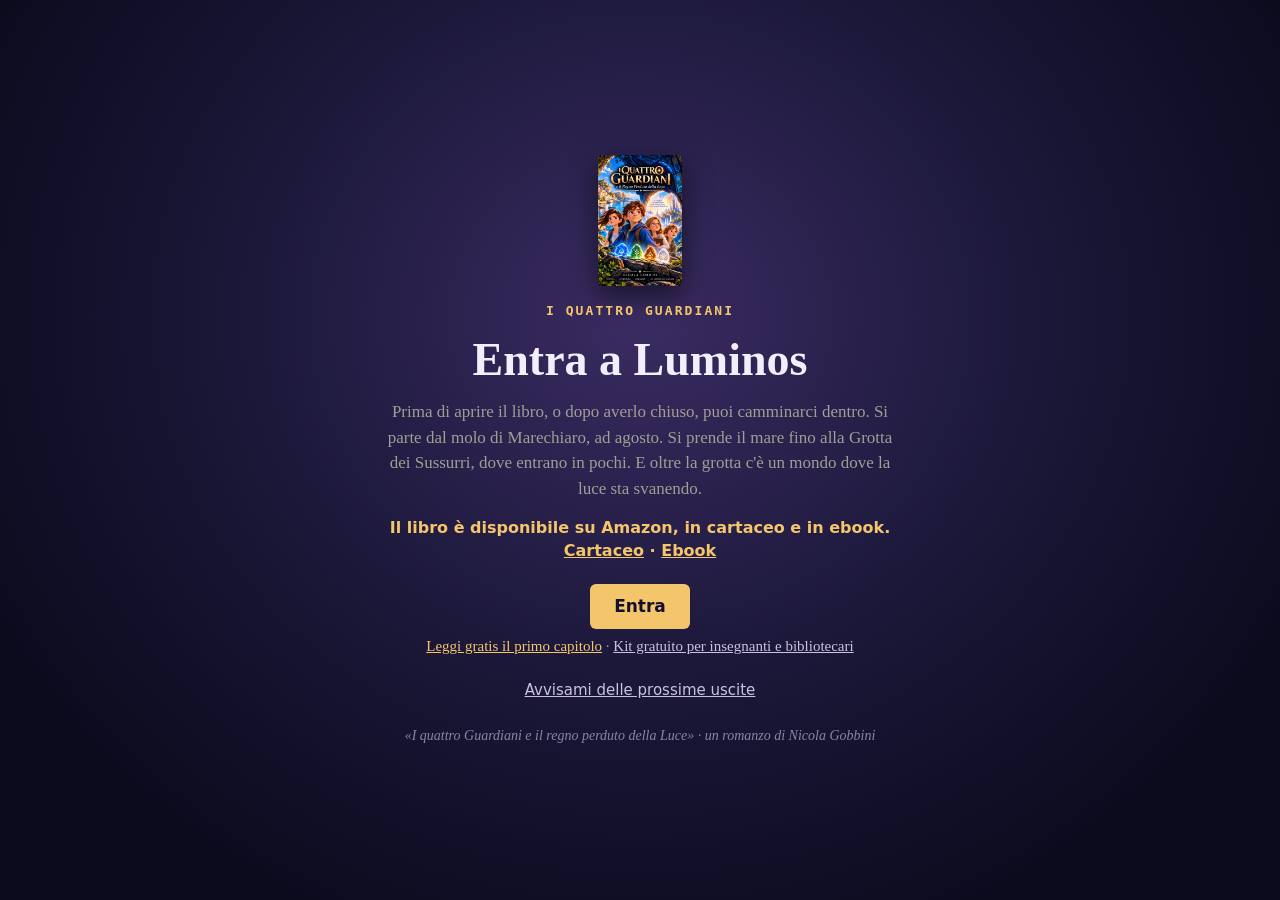
<file: index.html>
<!DOCTYPE html>
<html lang="it">
<head>
<meta charset="utf-8">
<meta name="viewport" content="width=device-width, initial-scale=1">
<title>Luminos — il mondo de «I quattro Guardiani e il regno perduto della Luce»</title>
<meta name="description" content="Entra nel mondo de «I quattro Guardiani e il regno perduto della Luce»: parti dal molo di Marechiaro, entra nella Grotta dei Sussurri, prendi la tua pietra e arriva a Luminos.">
<meta name="theme-color" content="#14122b">
<meta property="og:type" content="website">
<meta property="og:title" content="Entra a Luminos · I quattro Guardiani e il regno perduto della Luce">
<meta property="og:description" content="Parti dal molo di Marechiaro, entra nella Grotta dei Sussurri, prendi la tua pietra e cammina a Luminos. Il mondo del libro di Nicola Gobbini.">
<meta property="og:image" content="https://blunikoblu.github.io/iquattroguardiani/img/copertina.jpg">
<meta property="og:url" content="https://blunikoblu.github.io/iquattroguardiani/">
<meta name="twitter:card" content="summary_large_image">
<link rel="icon" href="img/copertina.jpg">
<link rel="stylesheet" href="css/luminos.css?v=202611222345">
</head>
<body>
<canvas id="scene" aria-label="Mondo in 3D di Luminos. Per una versione senza 3D usa Menu, poi Elenco dei luoghi." role="img"></canvas>

<div id="intro">
  <div id="intro1">
    <img class="cop" src="img/copertina.jpg" alt="Copertina del libro" width="600" height="934">
    <div class="k">I QUATTRO GUARDIANI</div>
    <h1>Entra a Luminos</h1>
    <p>Prima di aprire il libro, o dopo averlo chiuso, puoi camminarci dentro. Si parte dal molo di Marechiaro, ad agosto. Si prende il mare fino alla Grotta dei Sussurri, dove entrano in pochi. E oltre la grotta c'è un mondo dove la luce sta svanendo.</p>
    <p class="countline" id="introCount"></p>
    <p class="online" id="introOnline" hidden></p>
    <button class="go" id="go1" type="button">Entra</button>
    <div><button class="link" id="introSignup" type="button">Avvisami delle prossime uscite</button></div>
    <div class="author">«I quattro Guardiani e il regno perduto della Luce» · un romanzo di Nicola Gobbini</div>
  </div>
  <form id="intro2" hidden autocomplete="off">
    <h2>Scegli il tuo Guardiano</h2>
    <div class="sub">Niente registrazione, niente dati personali.</div>
    <canvas id="avPreview" aria-hidden="true"></canvas>
    <div class="form">
      <div class="chips" id="avChoices"></div>
      <div class="hint center" id="avDesc"></div>
      <label>Il tuo nome a Luminos</label>
      <div class="nome"><span id="nomeMondo"></span><button type="button" class="chip" id="rerollNome" aria-label="Cambia nome">🎲 Cambia</button></div>
      <div class="hint">Lo vedono gli altri visitatori. È un nome di Luminos, scelto a caso: così nessuno usa il proprio nome vero.</div>
    </div>
    <button class="go" type="submit">Scendi al molo</button>
    <div class="privacy">Per incontrare gli altri visitatori uso un accesso anonimo temporaneo: nessuna email, nessun dato personale. Non c'è una chat: ci si saluta solo con reazioni e frasi già pronte. La posizione è visibile solo a chi è connesso in quel momento e non viene salvata.</div>
  </form>
</div>

<div class="hud">
  <div class="lcol">
    <div class="l" id="hudL">LUMINOS</div>
    <button class="pill" id="secretsBtn" type="button" hidden aria-label="Il tuo taccuino">📓 <span id="secretsN">0/0</span></button>
  </div>
  <div class="r">
    <button class="pill" id="countBtn" type="button"><span class="dot wait" id="netDot"></span><span id="countN">1</span><span class="t">online</span></button>
    <button class="pill" id="menuBtn" type="button" aria-label="Menu">☰<span class="t">Menu</span></button>
  </div>
</div>
<div id="netStatus" hidden role="status"></div>
<div id="areaTag" aria-live="polite"></div>
<div id="toasts" aria-live="polite"></div>
<div id="cross" aria-hidden="true"></div>
<button id="prompt" type="button" hidden>Apri</button>
<button id="powerBtn" type="button" hidden aria-label="Usa la pietra"><span aria-hidden="true">✦</span></button>
<button id="jumpBtn" type="button" hidden aria-label="Salta">⤒</button>
<div id="tut" hidden role="status" aria-live="polite"></div>
<div id="help"></div>
<div id="emoteBox">
  <div id="emotes" hidden aria-label="Reazioni e frasi"></div>
  <button id="moreBtn" type="button" aria-label="Reazioni e frasi pronte" aria-expanded="false">💬</button>
  <button id="waveBtn" type="button" aria-label="Saluta">👋</button>
</div>
<div id="joy" hidden aria-hidden="true"><div id="knob"></div></div>

<div id="panel" hidden><div id="card" role="dialog" aria-modal="true"></div></div>

<script type="importmap">{"imports":{"three":"./three.module.min.js"}}</script>
<script type="module" src="js/main.js?v=202611222345"></script>
</body>
</html>
</file>
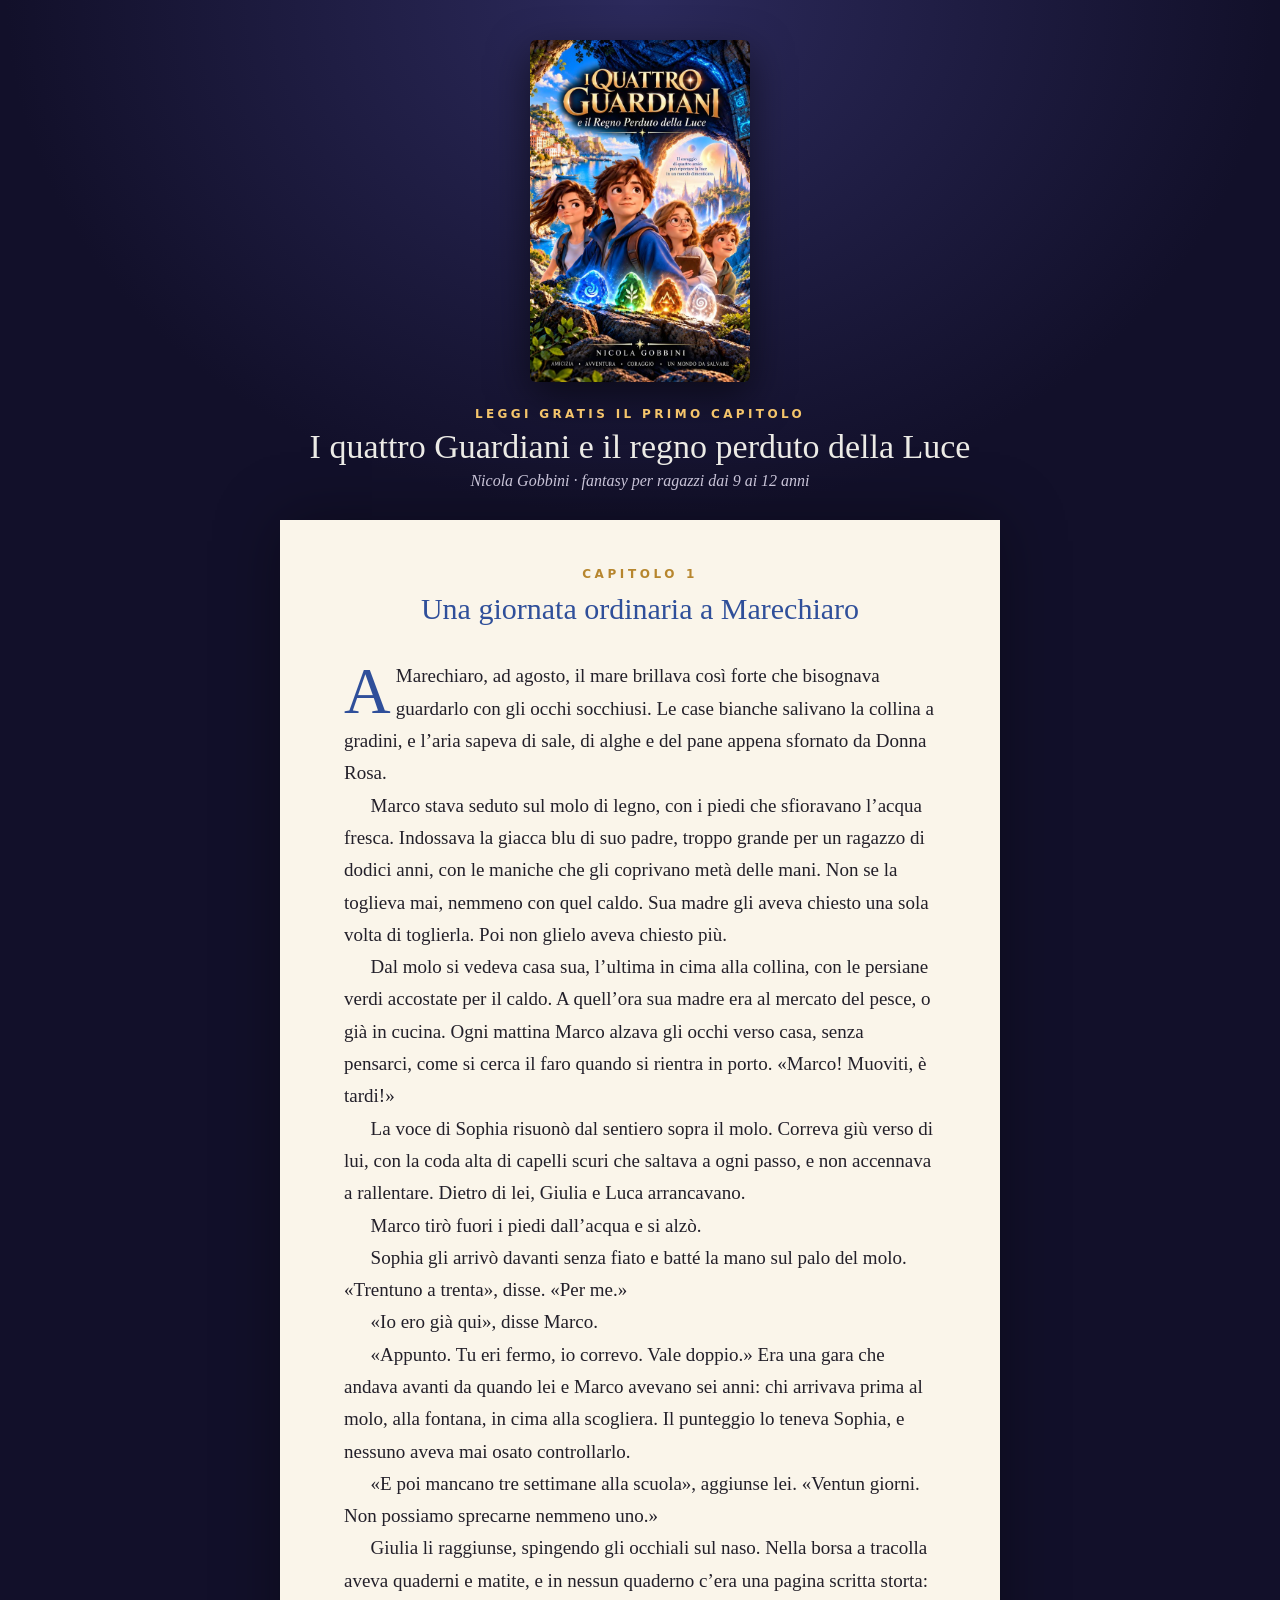
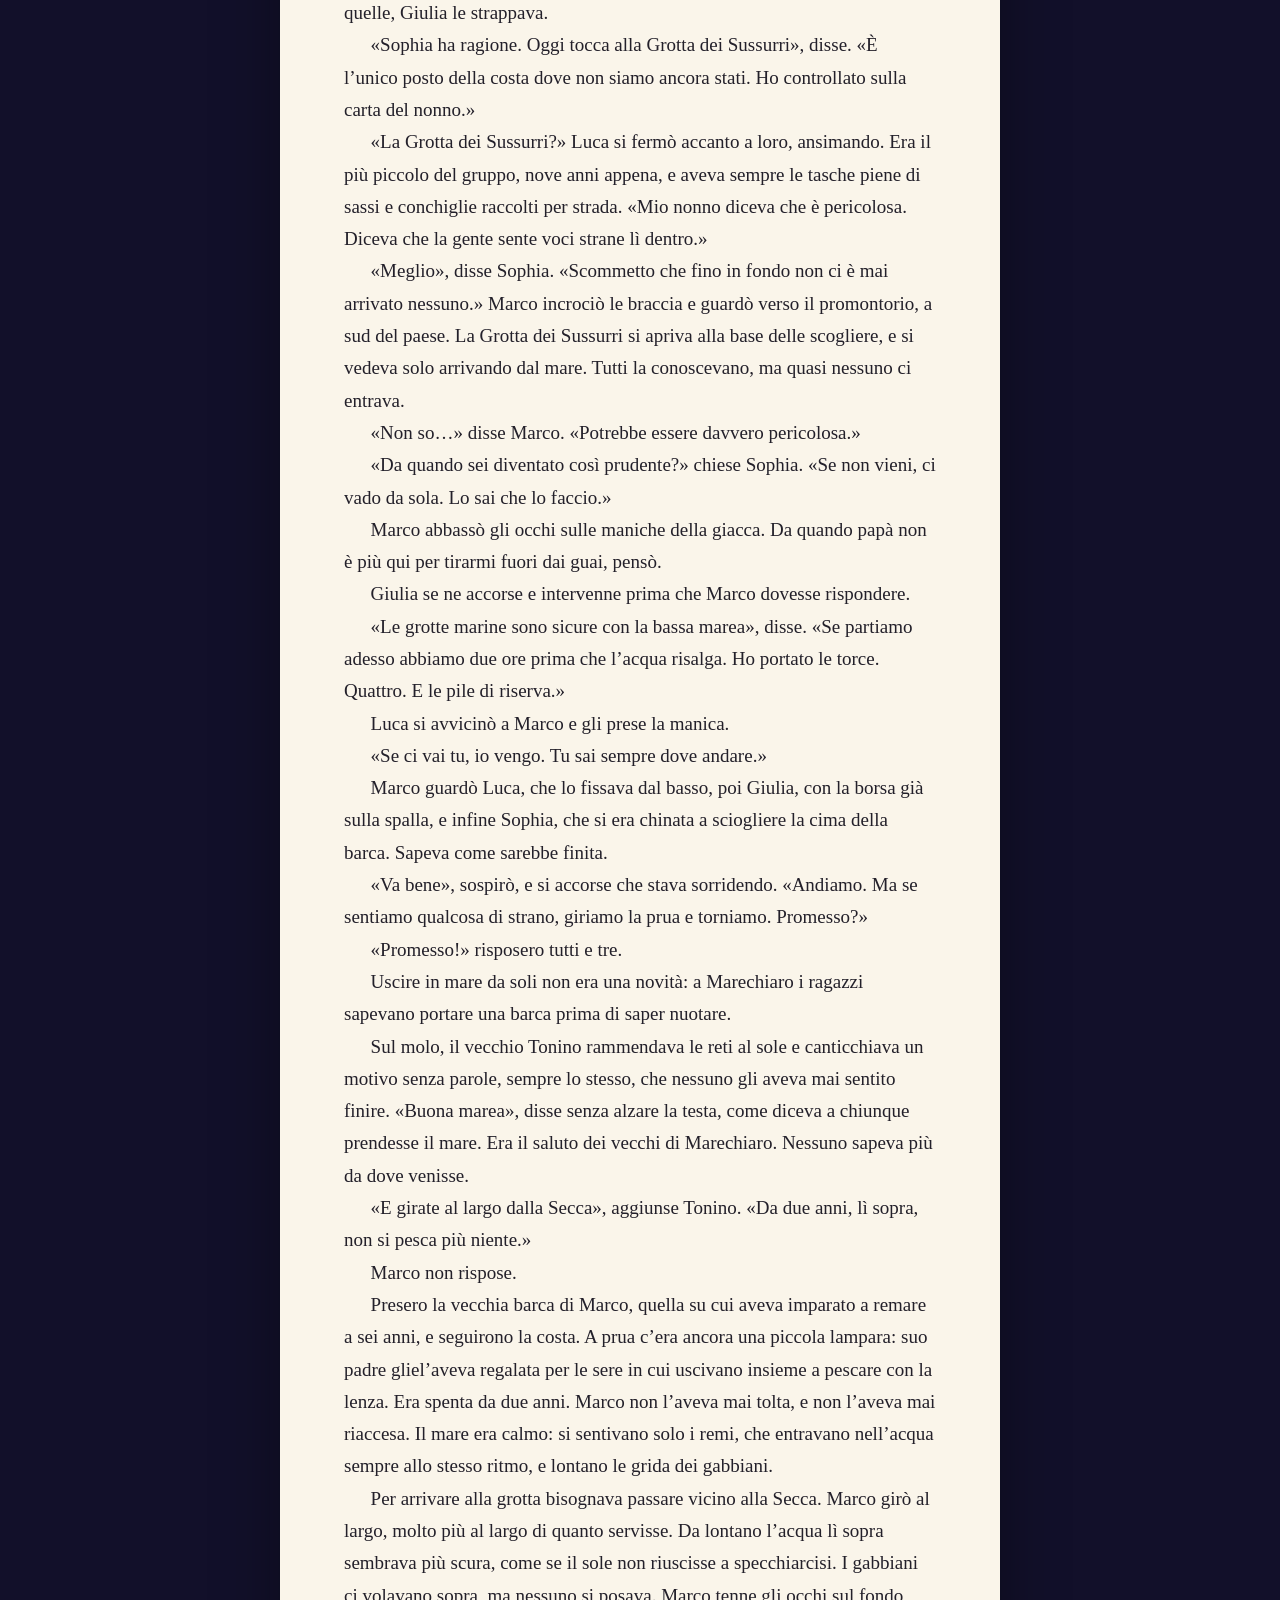
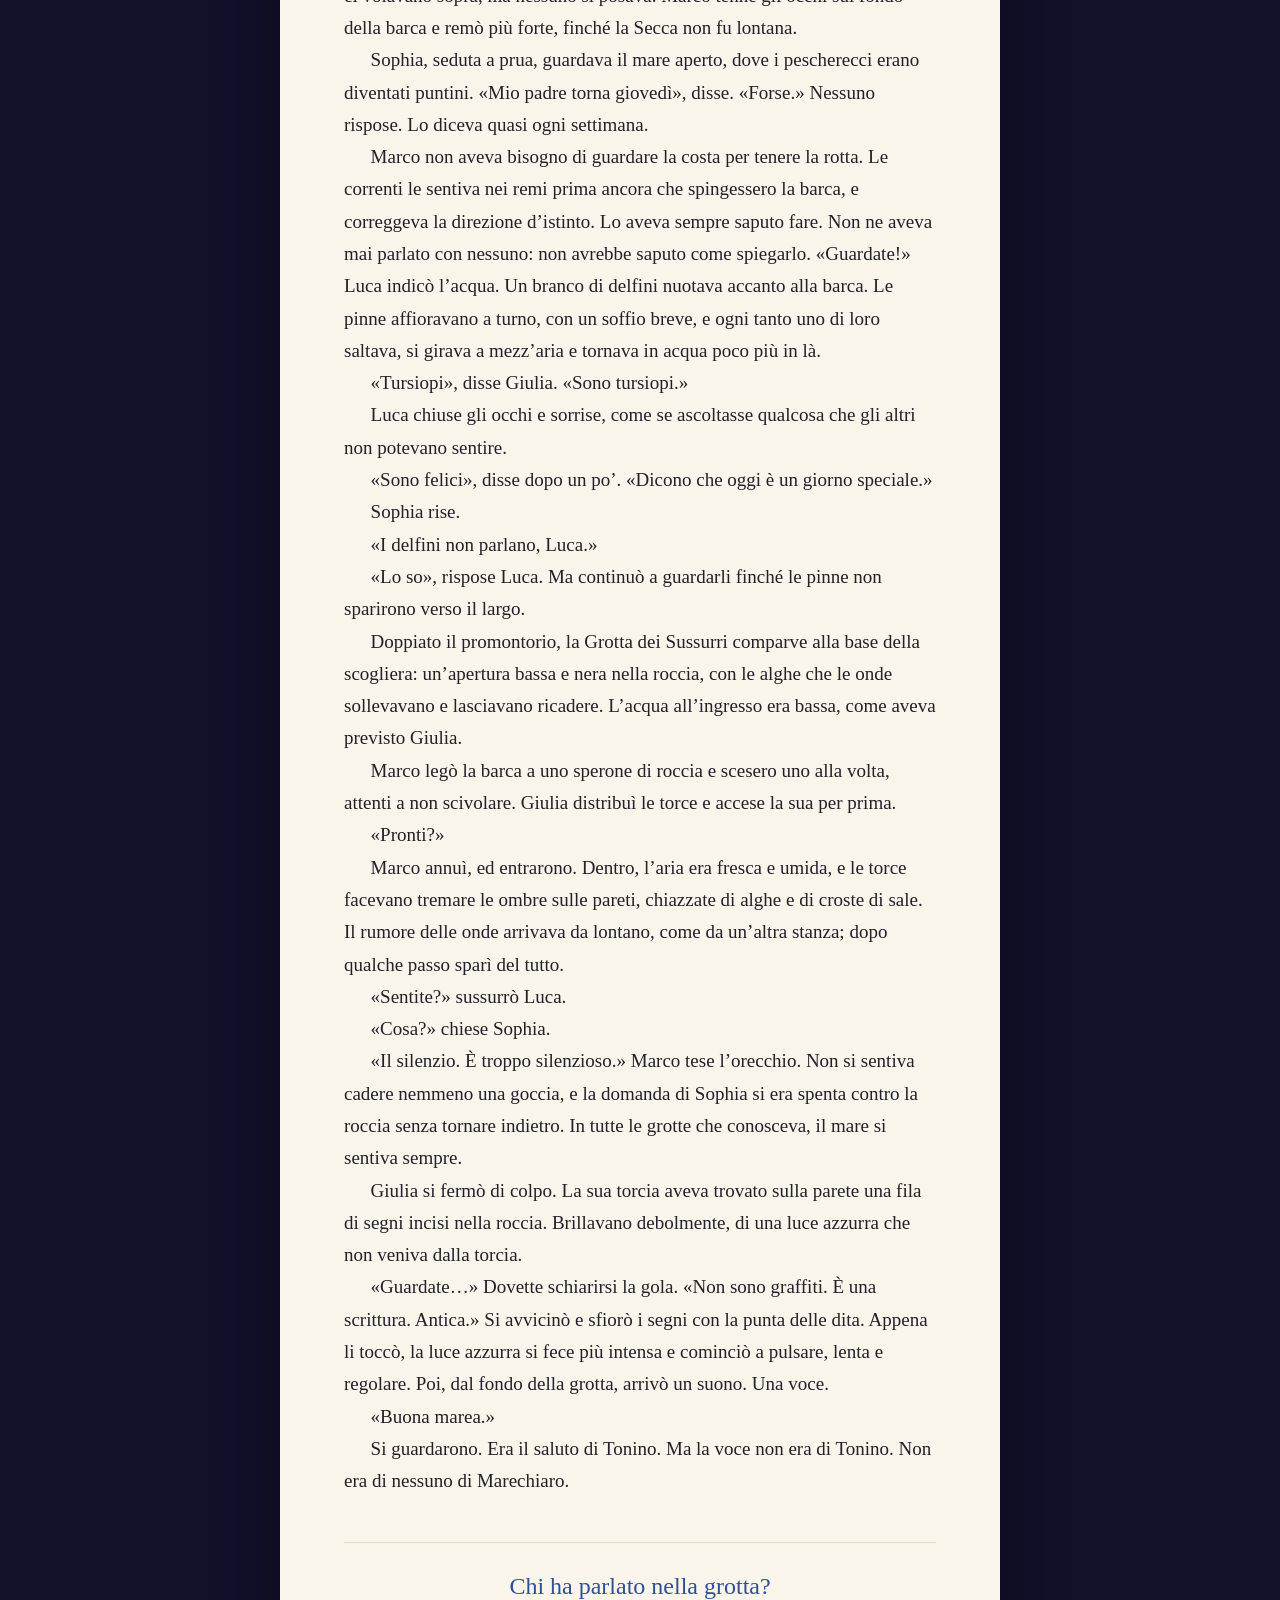
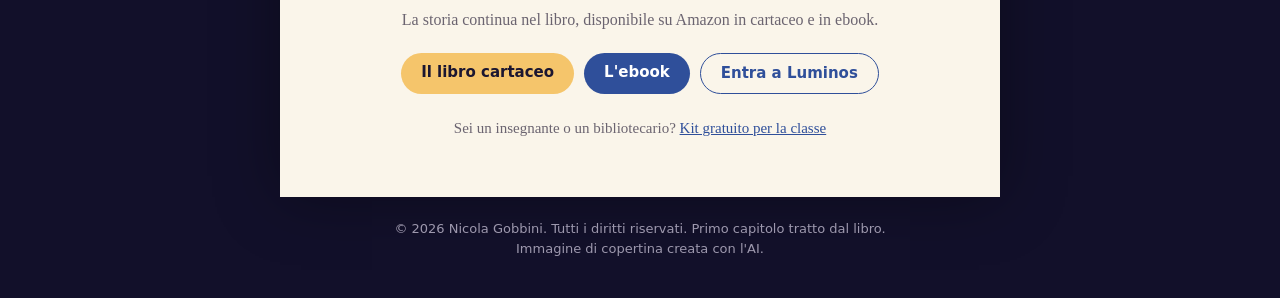
<file: estratto.html>
<!DOCTYPE html>
<html lang="it"><head><meta charset="utf-8"><meta name="viewport" content="width=device-width,initial-scale=1">
<title>Leggi il primo capitolo · I quattro Guardiani e il regno perduto della Luce</title>
<meta name="description" content="Il primo capitolo gratuito di «I quattro Guardiani e il regno perduto della Luce», romanzo fantasy per ragazzi dai 9 ai 12 anni di Nicola Gobbini.">
<meta property="og:type" content="website">
<meta property="og:site_name" content="I quattro Guardiani">
<meta property="og:title" content="Leggi gratis il primo capitolo · I quattro Guardiani">
<meta property="og:description" content="Il primo capitolo completo del romanzo fantasy di Nicola Gobbini, per lettori dai 9 ai 12 anni. Ebook su Amazon.">
<meta property="og:image" content="https://blunikoblu.github.io/iquattroguardiani/img/og-estratto.jpg">
<meta property="og:image:width" content="1200"><meta property="og:image:height" content="630">
<meta property="og:image:alt" content="Copertina del libro «I quattro Guardiani e il regno perduto della Luce» su un cielo stellato">
<meta property="og:url" content="https://blunikoblu.github.io/iquattroguardiani/estratto.html">
<meta property="og:locale" content="it_IT">
<meta name="twitter:card" content="summary_large_image">
<meta name="twitter:image" content="https://blunikoblu.github.io/iquattroguardiani/img/og-estratto.jpg">
<style>
:root{--paper:#faf5ea;--ink:#23202a;--muted:#6b6470;--blue:#2f4f9a;--gold:#b7862e}
*{box-sizing:border-box}
body{margin:0;background:#12102a;color:var(--ink);font-family:Georgia,'Times New Roman',serif}
header{text-align:center;padding:40px 20px 30px;color:#ecebe6;background:radial-gradient(ellipse at top,#2c2a5c,#12102a 70%)}
header img{width:min(220px,55vw);border-radius:6px;box-shadow:0 14px 40px rgba(0,0,0,.55)}
header .k{font:600 12px/1 system-ui,sans-serif;letter-spacing:.28em;color:#f5c56b;margin:22px 0 8px}
header h1{font-weight:normal;font-size:clamp(24px,4.5vw,34px);margin:0 0 6px}
header p{margin:0;color:#c9c4d8;font-style:italic}
main{background:var(--paper);max-width:720px;margin:0 auto;padding:48px clamp(22px,6vw,64px) 56px;box-shadow:0 0 60px rgba(0,0,0,.35)}
.cap{text-align:center;margin-bottom:34px}
.cap small{display:block;font:600 12px/1 system-ui,sans-serif;letter-spacing:.3em;color:var(--gold)}
.cap h2{font-weight:normal;font-size:clamp(24px,4vw,30px);margin:12px 0 0;color:var(--blue)}
main p{font-size:clamp(17px,2.2vw,19px);line-height:1.7;margin:0;text-indent:1.4em;hyphens:auto}
.cap+p{text-indent:0}
.cap+p::first-letter{float:left;font-size:3.4em;line-height:.85;padding:.05em .08em 0 0;color:var(--blue)}
.fine{text-align:center;margin-top:44px;padding-top:30px;border-top:1px solid #e4dccb}
.fine h3{font-weight:normal;font-size:24px;margin:0 0 6px;color:var(--blue)}
.fine p{text-indent:0;color:var(--muted);font-size:16px}
.btns{display:flex;flex-wrap:wrap;gap:10px;justify-content:center;margin-top:20px}
.btn{display:inline-block;padding:12px 20px;border-radius:999px;font:600 15px/1 system-ui,sans-serif;text-decoration:none}
.b1{background:#f5c56b;color:#1b1630}.b2{background:var(--blue);color:#fff}.b3{border:1px solid var(--blue);color:var(--blue)}
footer{max-width:720px;margin:0 auto;padding:22px 20px 40px;color:#9d98ad;font:13px/1.5 system-ui,sans-serif;text-align:center}
footer a{color:#c9c4d8}
.kitlink{margin-top:22px!important;font-size:15px!important}.kitlink a{color:var(--blue)}
</style></head><body>
<header>
<img src="img/copertina.jpg" alt="Copertina de «I quattro Guardiani e il regno perduto della Luce» di Nicola Gobbini">
<div class="k">LEGGI GRATIS IL PRIMO CAPITOLO</div>
<h1>I quattro Guardiani e il regno perduto della Luce</h1>
<p>Nicola Gobbini · fantasy per ragazzi dai 9 ai 12 anni</p>
</header>
<main>
<div class="cap"><small>CAPITOLO 1</small><h2>Una giornata ordinaria a Marechiaro</h2></div>
<p>A Marechiaro, ad agosto, il mare brillava così forte che bisognava guardarlo con gli occhi socchiusi. Le case bianche salivano la collina a gradini, e l’aria sapeva di sale, di alghe e del pane appena sfornato da Donna Rosa.</p>
<p>Marco stava seduto sul molo di legno, con i piedi che sfioravano l’acqua fresca. Indossava la giacca blu di suo padre, troppo grande per un ragazzo di dodici anni, con le maniche che gli coprivano metà delle mani. Non se la toglieva mai, nemmeno con quel caldo. Sua madre gli aveva chiesto una sola volta di toglierla. Poi non glielo aveva chiesto più.</p>
<p>Dal molo si vedeva casa sua, l’ultima in cima alla collina, con le persiane verdi accostate per il caldo. A quell’ora sua madre era al mercato del pesce, o già in cucina. Ogni mattina Marco alzava gli occhi verso casa, senza pensarci, come si cerca il faro quando si rientra in porto. «Marco! Muoviti, è tardi!»</p>
<p>La voce di Sophia risuonò dal sentiero sopra il molo. Correva giù verso di lui, con la coda alta di capelli scuri che saltava a ogni passo, e non accennava a rallentare. Dietro di lei, Giulia e Luca arrancavano.</p>
<p>Marco tirò fuori i piedi dall’acqua e si alzò.</p>
<p>Sophia gli arrivò davanti senza fiato e batté la mano sul palo del molo. «Trentuno a trenta», disse. «Per me.»</p>
<p>«Io ero già qui», disse Marco.</p>
<p>«Appunto. Tu eri fermo, io correvo. Vale doppio.» Era una gara che andava avanti da quando lei e Marco avevano sei anni: chi arrivava prima al molo, alla fontana, in cima alla scogliera. Il punteggio lo teneva Sophia, e nessuno aveva mai osato controllarlo.</p>
<p>«E poi mancano tre settimane alla scuola», aggiunse lei. «Ventun giorni. Non possiamo sprecarne nemmeno uno.»</p>
<p>Giulia li raggiunse, spingendo gli occhiali sul naso. Nella borsa a tracolla aveva quaderni e matite, e in nessun quaderno c’era una pagina scritta storta: quelle, Giulia le strappava.</p>
<p>«Sophia ha ragione. Oggi tocca alla Grotta dei Sussurri», disse. «È l’unico posto della costa dove non siamo ancora stati. Ho controllato sulla carta del nonno.»</p>
<p>«La Grotta dei Sussurri?» Luca si fermò accanto a loro, ansimando. Era il più piccolo del gruppo, nove anni appena, e aveva sempre le tasche piene di sassi e conchiglie raccolti per strada. «Mio nonno diceva che è pericolosa. Diceva che la gente sente voci strane lì dentro.»</p>
<p>«Meglio», disse Sophia. «Scommetto che fino in fondo non ci è mai arrivato nessuno.» Marco incrociò le braccia e guardò verso il promontorio, a sud del paese. La Grotta dei Sussurri si apriva alla base delle scogliere, e si vedeva solo arrivando dal mare. Tutti la conoscevano, ma quasi nessuno ci entrava.</p>
<p>«Non so…» disse Marco. «Potrebbe essere davvero pericolosa.»</p>
<p>«Da quando sei diventato così prudente?» chiese Sophia. «Se non vieni, ci vado da sola. Lo sai che lo faccio.»</p>
<p>Marco abbassò gli occhi sulle maniche della giacca. Da quando papà non è più qui per tirarmi fuori dai guai, pensò.</p>
<p>Giulia se ne accorse e intervenne prima che Marco dovesse rispondere.</p>
<p>«Le grotte marine sono sicure con la bassa marea», disse. «Se partiamo adesso abbiamo due ore prima che l’acqua risalga. Ho portato le torce. Quattro. E le pile di riserva.»</p>
<p>Luca si avvicinò a Marco e gli prese la manica.</p>
<p>«Se ci vai tu, io vengo. Tu sai sempre dove andare.»</p>
<p>Marco guardò Luca, che lo fissava dal basso, poi Giulia, con la borsa già sulla spalla, e infine Sophia, che si era chinata a sciogliere la cima della barca. Sapeva come sarebbe finita.</p>
<p>«Va bene», sospirò, e si accorse che stava sorridendo. «Andiamo. Ma se sentiamo qualcosa di strano, giriamo la prua e torniamo. Promesso?»</p>
<p>«Promesso!» risposero tutti e tre.</p>
<p>Uscire in mare da soli non era una novità: a Marechiaro i ragazzi sapevano portare una barca prima di saper nuotare.</p>
<p>Sul molo, il vecchio Tonino rammendava le reti al sole e canticchiava un motivo senza parole, sempre lo stesso, che nessuno gli aveva mai sentito finire. «Buona marea», disse senza alzare la testa, come diceva a chiunque prendesse il mare. Era il saluto dei vecchi di Marechiaro. Nessuno sapeva più da dove venisse.</p>
<p>«E girate al largo dalla Secca», aggiunse Tonino. «Da due anni, lì sopra, non si pesca più niente.»</p>
<p>Marco non rispose.</p>
<p>Presero la vecchia barca di Marco, quella su cui aveva imparato a remare a sei anni, e seguirono la costa. A prua c’era ancora una piccola lampara: suo padre gliel’aveva regalata per le sere in cui uscivano insieme a pescare con la lenza. Era spenta da due anni. Marco non l’aveva mai tolta, e non l’aveva mai riaccesa. Il mare era calmo: si sentivano solo i remi, che entravano nell’acqua sempre allo stesso ritmo, e lontano le grida dei gabbiani.</p>
<p>Per arrivare alla grotta bisognava passare vicino alla Secca. Marco girò al largo, molto più al largo di quanto servisse. Da lontano l’acqua lì sopra sembrava più scura, come se il sole non riuscisse a specchiarcisi. I gabbiani ci volavano sopra, ma nessuno si posava. Marco tenne gli occhi sul fondo della barca e remò più forte, finché la Secca non fu lontana.</p>
<p>Sophia, seduta a prua, guardava il mare aperto, dove i pescherecci erano diventati puntini. «Mio padre torna giovedì», disse. «Forse.» Nessuno rispose. Lo diceva quasi ogni settimana.</p>
<p>Marco non aveva bisogno di guardare la costa per tenere la rotta. Le correnti le sentiva nei remi prima ancora che spingessero la barca, e correggeva la direzione d’istinto. Lo aveva sempre saputo fare. Non ne aveva mai parlato con nessuno: non avrebbe saputo come spiegarlo. «Guardate!» Luca indicò l’acqua. Un branco di delfini nuotava accanto alla barca. Le pinne affioravano a turno, con un soffio breve, e ogni tanto uno di loro saltava, si girava a mezz’aria e tornava in acqua poco più in là.</p>
<p>«Tursiopi», disse Giulia. «Sono tursiopi.»</p>
<p>Luca chiuse gli occhi e sorrise, come se ascoltasse qualcosa che gli altri non potevano sentire.</p>
<p>«Sono felici», disse dopo un po’. «Dicono che oggi è un giorno speciale.»</p>
<p>Sophia rise.</p>
<p>«I delfini non parlano, Luca.»</p>
<p>«Lo so», rispose Luca. Ma continuò a guardarli finché le pinne non sparirono verso il largo.</p>
<p>Doppiato il promontorio, la Grotta dei Sussurri comparve alla base della scogliera: un’apertura bassa e nera nella roccia, con le alghe che le onde sollevavano e lasciavano ricadere. L’acqua all’ingresso era bassa, come aveva previsto Giulia.</p>
<p>Marco legò la barca a uno sperone di roccia e scesero uno alla volta, attenti a non scivolare. Giulia distribuì le torce e accese la sua per prima.</p>
<p>«Pronti?»</p>
<p>Marco annuì, ed entrarono. Dentro, l’aria era fresca e umida, e le torce facevano tremare le ombre sulle pareti, chiazzate di alghe e di croste di sale. Il rumore delle onde arrivava da lontano, come da un’altra stanza; dopo qualche passo sparì del tutto.</p>
<p>«Sentite?» sussurrò Luca.</p>
<p>«Cosa?» chiese Sophia.</p>
<p>«Il silenzio. È troppo silenzioso.» Marco tese l’orecchio. Non si sentiva cadere nemmeno una goccia, e la domanda di Sophia si era spenta contro la roccia senza tornare indietro. In tutte le grotte che conosceva, il mare si sentiva sempre.</p>
<p>Giulia si fermò di colpo. La sua torcia aveva trovato sulla parete una fila di segni incisi nella roccia. Brillavano debolmente, di una luce azzurra che non veniva dalla torcia.</p>
<p>«Guardate…» Dovette schiarirsi la gola. «Non sono graffiti. È una scrittura. Antica.» Si avvicinò e sfiorò i segni con la punta delle dita. Appena li toccò, la luce azzurra si fece più intensa e cominciò a pulsare, lenta e regolare. Poi, dal fondo della grotta, arrivò un suono. Una voce.</p>
<p>«Buona marea.»</p>
<p>Si guardarono. Era il saluto di Tonino. Ma la voce non era di Tonino. Non era di nessuno di Marechiaro.</p>
<div class="fine">
<h3>Chi ha parlato nella grotta?</h3>
<p>La storia continua nel libro, disponibile su Amazon in cartaceo e in ebook.</p>
<div class="btns">
<a class="btn b1" href="https://www.amazon.it/dp/B0HSMCW5C4" target="_blank" rel="noopener">Il libro cartaceo</a>
<a class="btn b2" href="https://www.amazon.it/dp/B0HP6N6GNN" target="_blank" rel="noopener">L'ebook</a>
<a class="btn b3" href="./">Entra a Luminos</a>
</div>
<p class="kitlink">Sei un insegnante o un bibliotecario? <a href="kit-insegnanti.html">Kit gratuito per la classe</a></p>
</div>
</main>
<footer>© 2026 Nicola Gobbini. Tutti i diritti riservati. Primo capitolo tratto dal libro.<br>Immagine di copertina creata con l'AI.</footer>
</body></html>
</file>
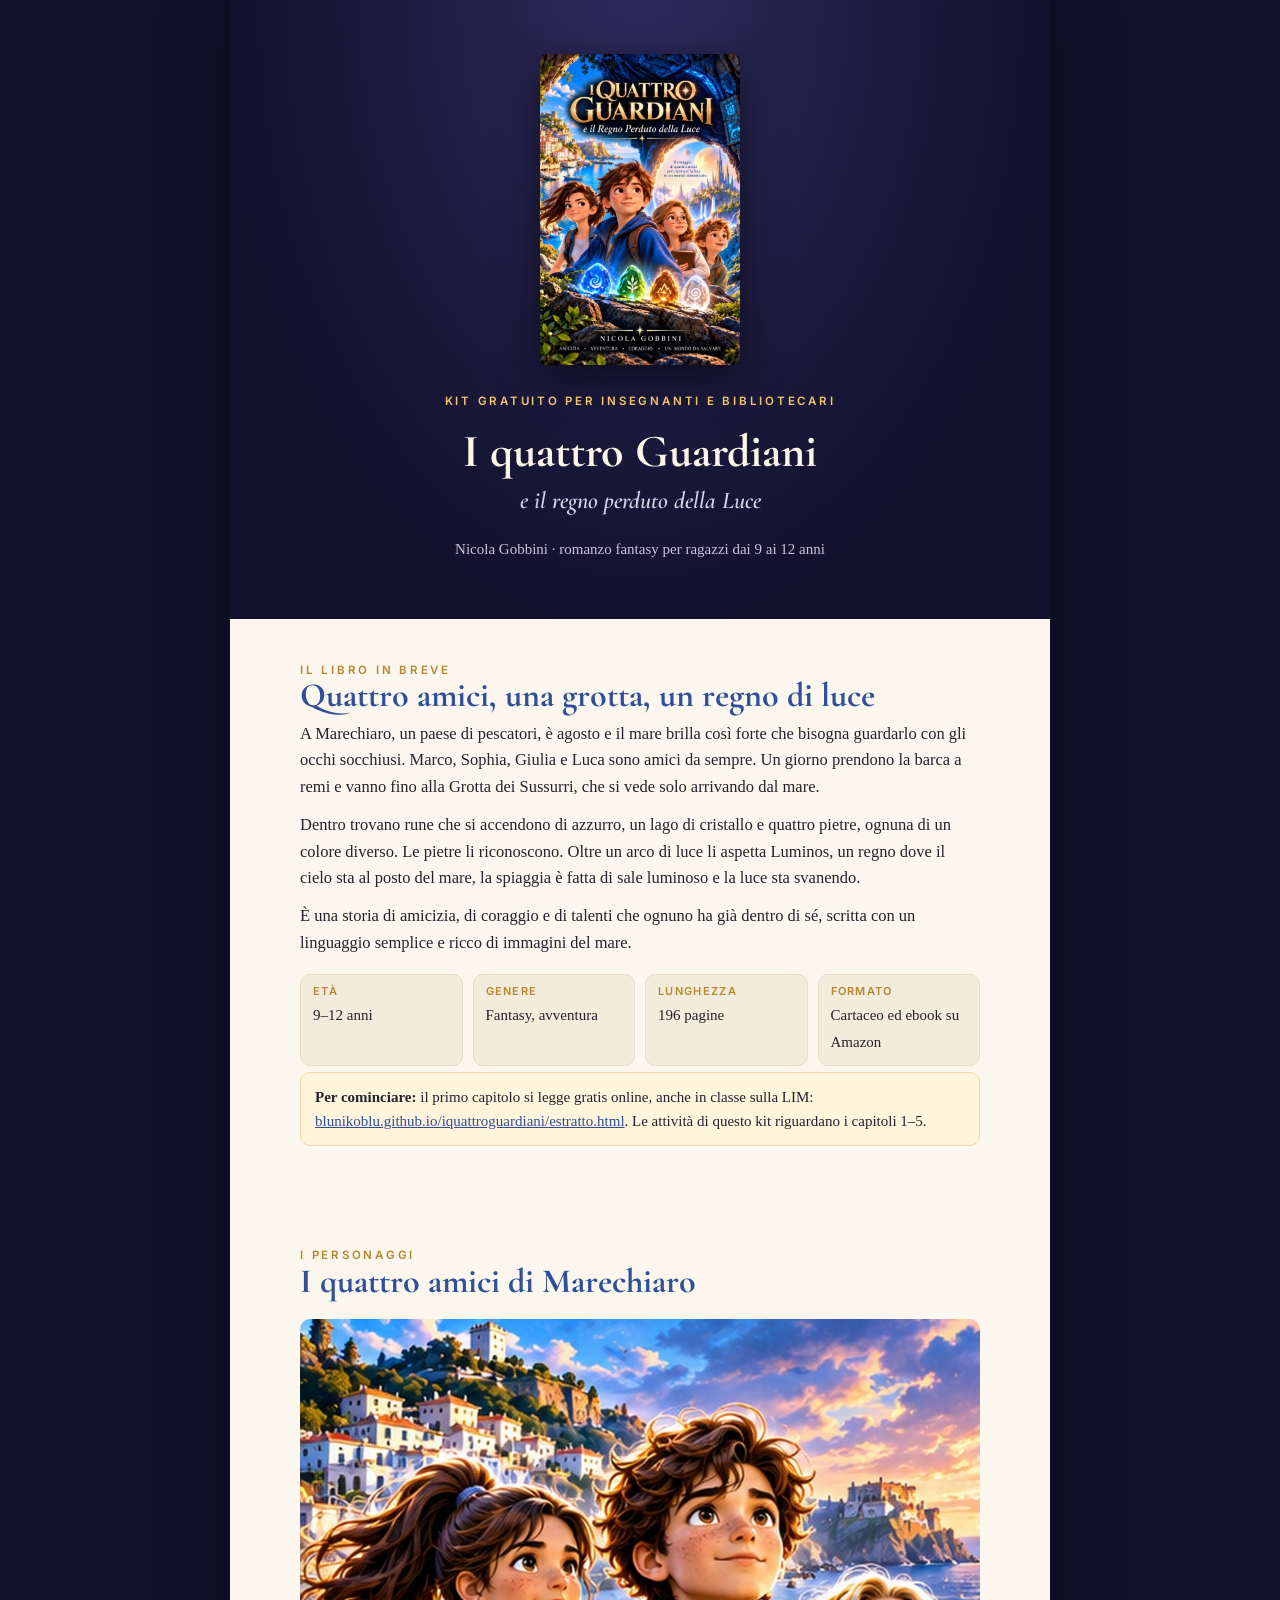
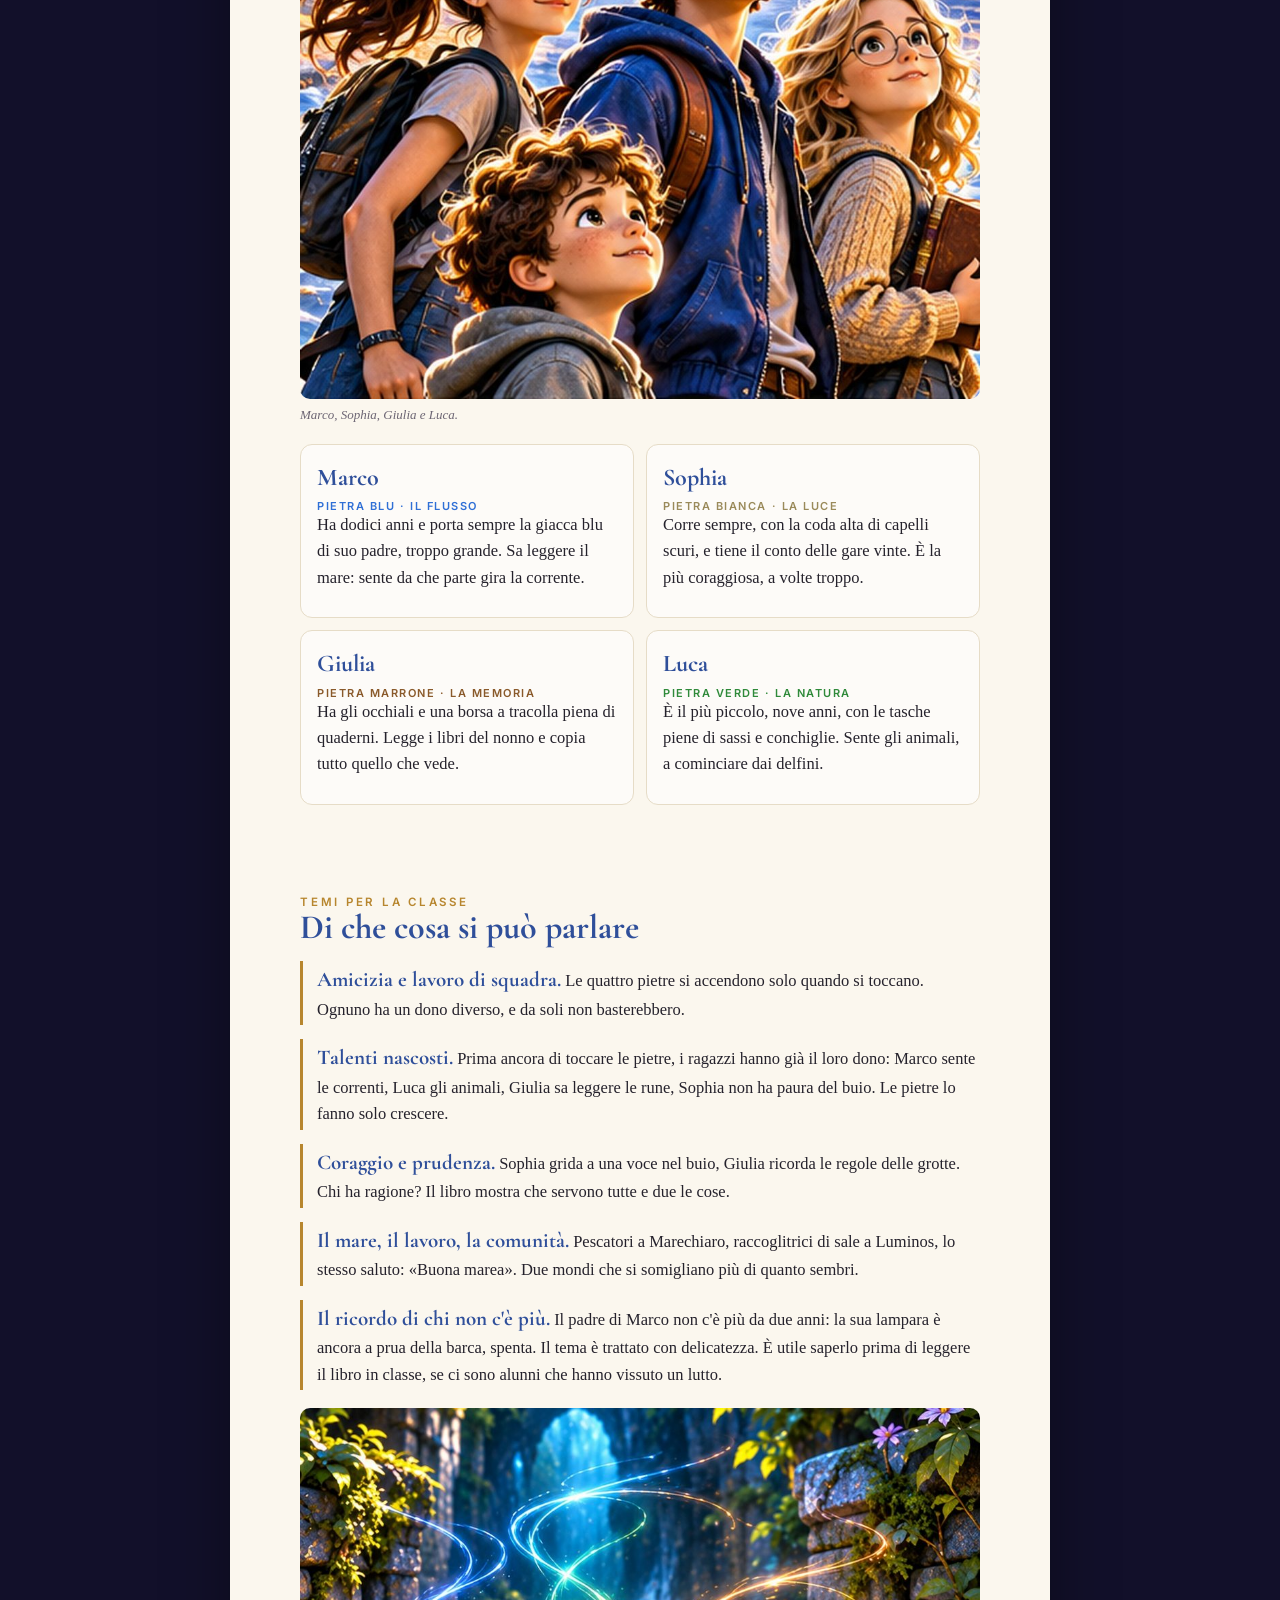
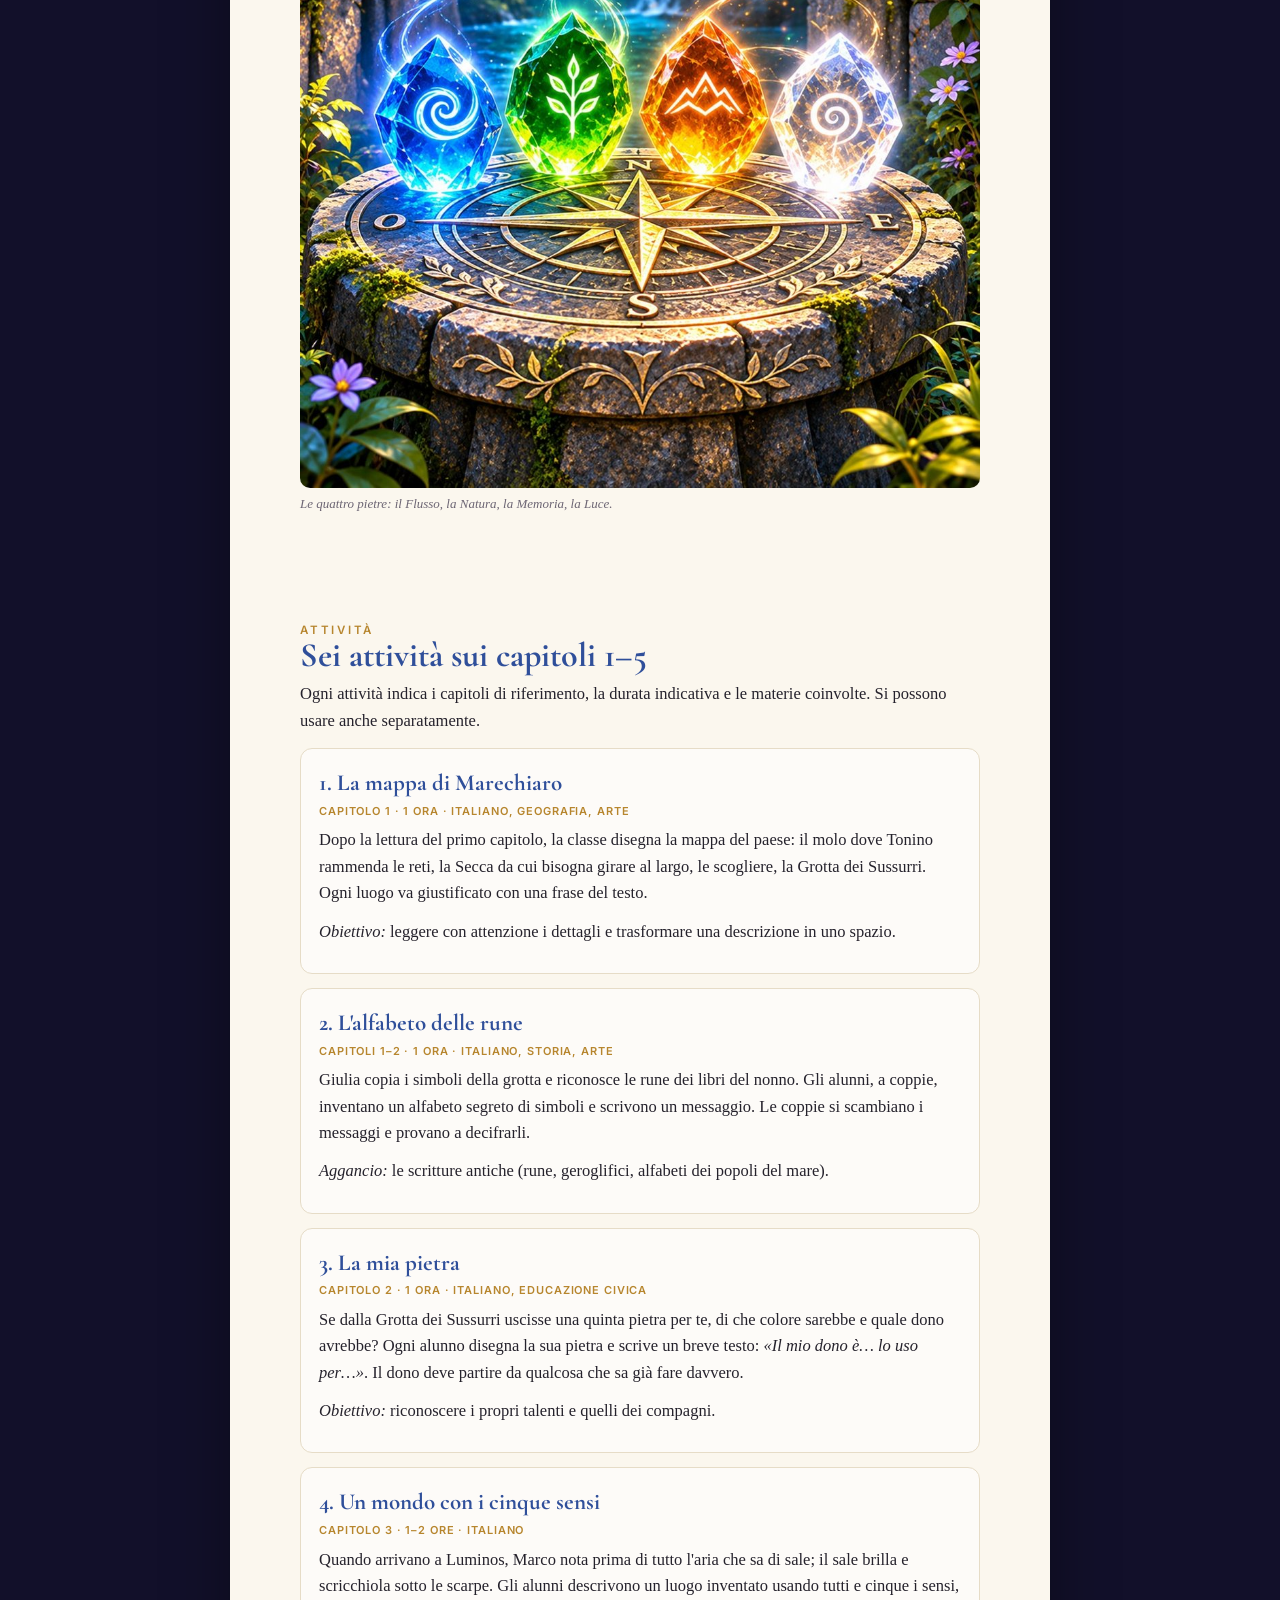
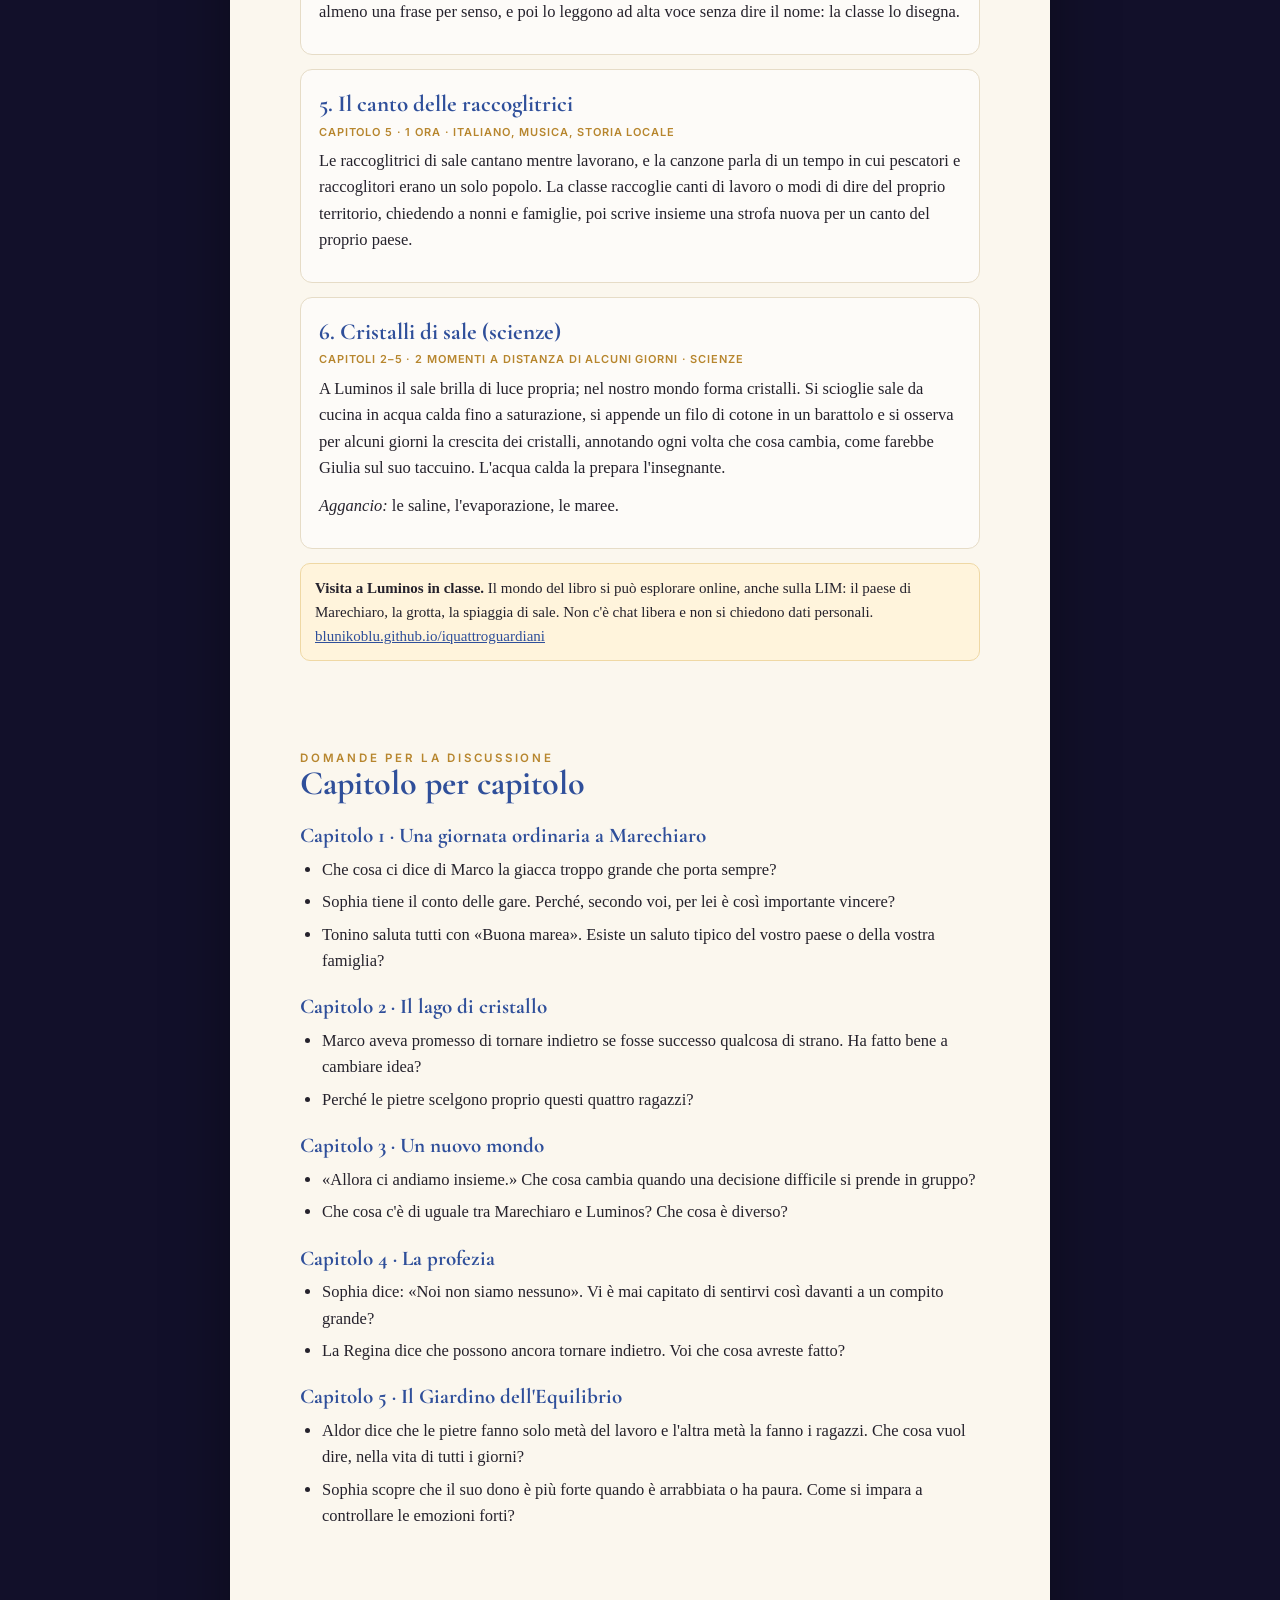
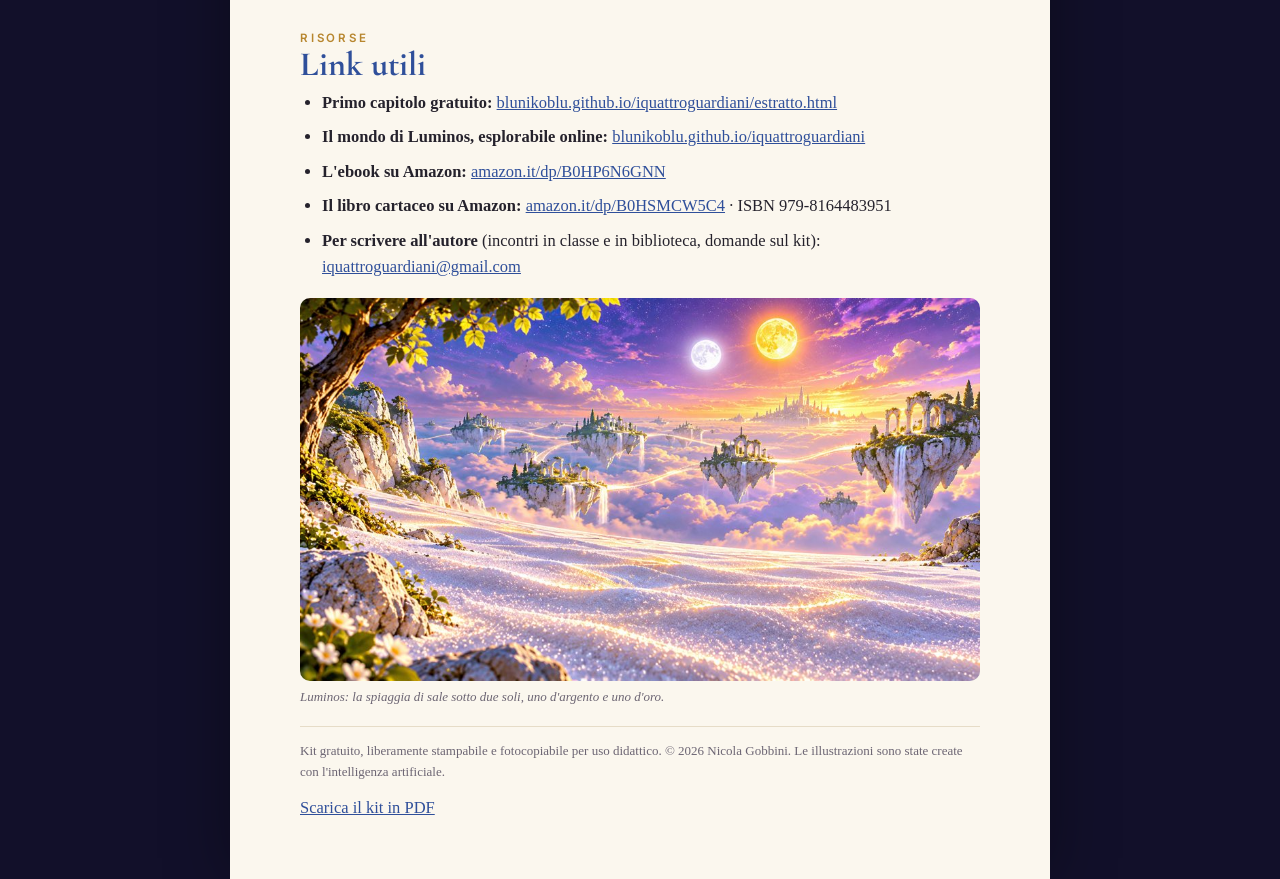
<file: kit-insegnanti.html>
<!DOCTYPE html>
<html lang="it">
<head>
<meta charset="utf-8">
<meta name="viewport" content="width=device-width,initial-scale=1">
<title>Kit per insegnanti · I quattro Guardiani e il regno perduto della Luce</title>
<meta name="description" content="Kit gratuito per insegnanti e bibliotecari: presentazione del libro, temi, attività e domande per la classe sui capitoli 1–5 di «I quattro Guardiani e il regno perduto della Luce» di Nicola Gobbini (9–12 anni).">
<meta property="og:type" content="website">
<meta property="og:site_name" content="I quattro Guardiani">
<meta property="og:title" content="Kit gratuito per insegnanti e bibliotecari · I quattro Guardiani">
<meta property="og:description" content="Presentazione, temi, attività e domande per la classe sui capitoli 1–5. Scaricabile anche in PDF.">
<meta property="og:image" content="https://blunikoblu.github.io/iquattroguardiani/img/og-kit.jpg">
<meta property="og:image:width" content="1200"><meta property="og:image:height" content="630">
<meta property="og:image:alt" content="Copertina del libro «I quattro Guardiani e il regno perduto della Luce» su un cielo stellato">
<meta property="og:url" content="https://blunikoblu.github.io/iquattroguardiani/kit-insegnanti.html">
<meta property="og:locale" content="it_IT">
<meta name="twitter:card" content="summary_large_image">
<meta name="twitter:image" content="https://blunikoblu.github.io/iquattroguardiani/img/og-kit.jpg">
<style>
@font-face{font-family:Cormorant;src:url(fonts/cormorant-garamond-latin-500-normal.ttf);font-weight:500}
@font-face{font-family:Cormorant;src:url(fonts/cormorant-garamond-latin-700-normal.ttf);font-weight:700}
@font-face{font-family:Cormorant;src:url(fonts/cormorant-garamond-latin-600-italic.ttf);font-style:italic;font-weight:600}
@font-face{font-family:InterK;src:url(fonts/inter-latin-600-normal.ttf);font-weight:600}
:root{--paper:#fbf7ee;--ink:#25222c;--muted:#6c6573;--blue:#2f4f9a;--gold:#b7862e;--line:#e6dcc7;--soft:#f3ecdc}
*{box-sizing:border-box}
html{background:#12102a}
body{margin:0;color:var(--ink);font:16.5px/1.6 Georgia,'Times New Roman',serif}
.wrap{max-width:820px;margin:0 auto;background:var(--paper);box-shadow:0 0 60px rgba(0,0,0,.35)}
section{padding:46px clamp(22px,6vw,70px)}
h1,h2,h3{font-family:Cormorant,Georgia,serif;font-weight:700;color:var(--blue);line-height:1.15}
h2{font-size:34px;margin:0 0 6px}
h3{font-size:24px;margin:26px 0 6px}
.k{font:600 11.5px/1 InterK,system-ui,sans-serif;letter-spacing:.24em;color:var(--gold);text-transform:uppercase}
p{margin:0 0 12px}
ul,ol{margin:0 0 12px;padding-left:22px}
li{margin:0 0 6px}
a{color:var(--blue)}
.cover{background:radial-gradient(ellipse at top,#2c2a5c,#12102a 75%);color:#ecebe6;text-align:center;padding:54px 30px 46px}
.cover img{width:200px;border-radius:6px;box-shadow:0 14px 40px rgba(0,0,0,.55)}
.cover h1{color:#fbf5e6;font-size:46px;margin:18px 0 4px}
.cover .sub{font-family:Cormorant,Georgia,serif;font-style:italic;font-weight:600;font-size:24px;color:#d8d3e6;margin:0}
.cover .k{color:#f5c56b;margin-top:22px}
.cover .who{margin-top:16px;color:#c9c4d8;font-size:15px}
.facts{display:grid;grid-template-columns:repeat(4,1fr);gap:10px;margin:18px 0 6px}
.fact{background:var(--soft);border:1px solid var(--line);border-radius:10px;padding:10px 12px}
.fact b{display:block;font:600 11px/1.2 InterK,system-ui,sans-serif;letter-spacing:.12em;color:var(--gold);text-transform:uppercase;margin-bottom:4px}
.fact span{font-size:15px}
.fig{margin:18px 0}
.fig img{width:100%;border-radius:10px;display:block}
.fig figcaption{font-size:13px;color:var(--muted);margin-top:6px;font-style:italic}
.chars{display:grid;grid-template-columns:1fr 1fr;gap:12px;margin-top:10px}
.char{border:1px solid var(--line);border-radius:12px;padding:14px 16px;background:#fff9}
.char h4{margin:0 0 4px;font-family:Cormorant,Georgia,serif;font-size:24px;color:var(--blue)}
.char .stone{font:600 11px/1 InterK,system-ui,sans-serif;letter-spacing:.14em;text-transform:uppercase}
.blu{color:#2f6fd6}.ver{color:#2f8a3a}.mar{color:#8a5a2b}.bia{color:#9a8a5a}
.theme{border-left:3px solid var(--gold);padding:2px 0 2px 14px;margin:14px 0}
.theme b{font-family:Cormorant,Georgia,serif;font-size:21px;color:var(--blue)}
.act{border:1px solid var(--line);border-radius:12px;padding:16px 18px;margin:14px 0;background:#fff9;break-inside:avoid}
.act h4{margin:0 0 2px;font-family:Cormorant,Georgia,serif;font-size:23px;color:var(--blue)}
.meta{font:600 11px/1.4 InterK,system-ui,sans-serif;letter-spacing:.08em;color:var(--gold);text-transform:uppercase;margin-bottom:8px}
.note{background:#fff4dc;border:1px solid #efd8a4;border-radius:10px;padding:12px 14px;font-size:15px}
.q h4{font-family:Cormorant,Georgia,serif;font-size:21px;color:var(--blue);margin:16px 0 4px}
.links li{margin-bottom:8px}
.foot{font-size:13px;color:var(--muted);border-top:1px solid var(--line);padding-top:14px}
.two{display:grid;grid-template-columns:1fr 1fr;gap:16px;align-items:start}
@media (max-width:640px){.facts{grid-template-columns:1fr 1fr}.chars,.two{grid-template-columns:1fr}}
.pb{break-before:page}
@media print{
  @page{size:A4;margin:14mm 14mm 16mm}
  html{background:#fff}
  .wrap{box-shadow:none;max-width:none}
  section{padding:0 0 10px}
  .cover{margin:-14mm -14mm 8mm;padding:12mm 20mm 10mm;-webkit-print-color-adjust:exact;print-color-adjust:exact}
  .cover img{width:42mm}
  .cover h1{font-size:38px;margin:10px 0 2px}
  .cover .k{margin-top:12px}
  body{font-size:13.5px;line-height:1.5}
  h2{font-size:28px}
  .fig img{width:auto;max-width:100%;max-height:118mm;margin:0 auto}
  .fig figcaption{text-align:center}
  .fig{margin:10px 0}
  .chars,.char,.theme,.facts,.note{break-inside:avoid}
  .act{padding:10px 14px;margin:9px 0}
  .act h4{font-size:20px}
  .fact,.act,.note,.char{-webkit-print-color-adjust:exact;print-color-adjust:exact}
  a{text-decoration:none}
  .noprint{display:none}
}
</style>
</head>
<body>
<div class="wrap">

<header class="cover">
  <img src="img/copertina.jpg" alt="Copertina de «I quattro Guardiani e il regno perduto della Luce»">
  <div class="k">Kit gratuito per insegnanti e bibliotecari</div>
  <h1>I quattro Guardiani</h1>
  <p class="sub">e il regno perduto della Luce</p>
  <p class="who">Nicola Gobbini · romanzo fantasy per ragazzi dai 9 ai 12 anni</p>
</header>

<section>
  <div class="k">Il libro in breve</div>
  <h2>Quattro amici, una grotta, un regno di luce</h2>
  <p>A Marechiaro, un paese di pescatori, è agosto e il mare brilla così forte che bisogna guardarlo con gli occhi socchiusi. Marco, Sophia, Giulia e Luca sono amici da sempre. Un giorno prendono la barca a remi e vanno fino alla Grotta dei Sussurri, che si vede solo arrivando dal mare.</p>
  <p>Dentro trovano rune che si accendono di azzurro, un lago di cristallo e quattro pietre, ognuna di un colore diverso. Le pietre li riconoscono. Oltre un arco di luce li aspetta Luminos, un regno dove il cielo sta al posto del mare, la spiaggia è fatta di sale luminoso e la luce sta svanendo.</p>
  <p>È una storia di amicizia, di coraggio e di talenti che ognuno ha già dentro di sé, scritta con un linguaggio semplice e ricco di immagini del mare.</p>
  <div class="facts">
    <div class="fact"><b>Età</b><span>9–12 anni</span></div>
    <div class="fact"><b>Genere</b><span>Fantasy, avventura</span></div>
    <div class="fact"><b>Lunghezza</b><span>196 pagine</span></div>
    <div class="fact"><b>Formato</b><span>Cartaceo ed ebook su Amazon</span></div>
  </div>
  <p class="note"><b>Per cominciare:</b> il primo capitolo si legge gratis online, anche in classe sulla LIM: <a href="https://blunikoblu.github.io/iquattroguardiani/estratto.html">blunikoblu.github.io/iquattroguardiani/estratto.html</a>. Le attività di questo kit riguardano i capitoli 1–5.</p>
</section>

<section class="pb">
  <div class="k">I personaggi</div>
  <h2>I quattro amici di Marechiaro</h2>
  <figure class="fig"><img src="img/kit/protagonisti.jpg" alt="Marco, Sophia, Giulia e Luca"><figcaption>Marco, Sophia, Giulia e Luca.</figcaption></figure>
  <div class="chars">
    <div class="char"><h4>Marco</h4><div class="stone blu">Pietra blu · il Flusso</div><p>Ha dodici anni e porta sempre la giacca blu di suo padre, troppo grande. Sa leggere il mare: sente da che parte gira la corrente.</p></div>
    <div class="char"><h4>Sophia</h4><div class="stone bia">Pietra bianca · la Luce</div><p>Corre sempre, con la coda alta di capelli scuri, e tiene il conto delle gare vinte. È la più coraggiosa, a volte troppo.</p></div>
    <div class="char"><h4>Giulia</h4><div class="stone mar">Pietra marrone · la Memoria</div><p>Ha gli occhiali e una borsa a tracolla piena di quaderni. Legge i libri del nonno e copia tutto quello che vede.</p></div>
    <div class="char"><h4>Luca</h4><div class="stone ver">Pietra verde · la Natura</div><p>È il più piccolo, nove anni, con le tasche piene di sassi e conchiglie. Sente gli animali, a cominciare dai delfini.</p></div>
  </div>
</section>

<section class="pb">
  <div class="k">Temi per la classe</div>
  <h2>Di che cosa si può parlare</h2>
  <div class="theme"><b>Amicizia e lavoro di squadra.</b> Le quattro pietre si accendono solo quando si toccano. Ognuno ha un dono diverso, e da soli non basterebbero.</div>
  <div class="theme"><b>Talenti nascosti.</b> Prima ancora di toccare le pietre, i ragazzi hanno già il loro dono: Marco sente le correnti, Luca gli animali, Giulia sa leggere le rune, Sophia non ha paura del buio. Le pietre lo fanno solo crescere.</div>
  <div class="theme"><b>Coraggio e prudenza.</b> Sophia grida a una voce nel buio, Giulia ricorda le regole delle grotte. Chi ha ragione? Il libro mostra che servono tutte e due le cose.</div>
  <div class="theme"><b>Il mare, il lavoro, la comunità.</b> Pescatori a Marechiaro, raccoglitrici di sale a Luminos, lo stesso saluto: «Buona marea». Due mondi che si somigliano più di quanto sembri.</div>
  <div class="theme"><b>Il ricordo di chi non c'è più.</b> Il padre di Marco non c'è più da due anni: la sua lampara è ancora a prua della barca, spenta. Il tema è trattato con delicatezza. È utile saperlo prima di leggere il libro in classe, se ci sono alunni che hanno vissuto un lutto.</div>
  <figure class="fig"><img src="img/kit/pietre.jpg" alt="Le quattro pietre: blu, verde, marrone e bianca"><figcaption>Le quattro pietre: il Flusso, la Natura, la Memoria, la Luce.</figcaption></figure>
</section>

<section class="pb">
  <div class="k">Attività</div>
  <h2>Sei attività sui capitoli 1–5</h2>
  <p>Ogni attività indica i capitoli di riferimento, la durata indicativa e le materie coinvolte. Si possono usare anche separatamente.</p>

  <div class="act"><h4>1. La mappa di Marechiaro</h4>
    <div class="meta">Capitolo 1 · 1 ora · Italiano, geografia, arte</div>
    <p>Dopo la lettura del primo capitolo, la classe disegna la mappa del paese: il molo dove Tonino rammenda le reti, la Secca da cui bisogna girare al largo, le scogliere, la Grotta dei Sussurri. Ogni luogo va giustificato con una frase del testo.</p>
    <p><i>Obiettivo:</i> leggere con attenzione i dettagli e trasformare una descrizione in uno spazio.</p></div>

  <div class="act"><h4>2. L'alfabeto delle rune</h4>
    <div class="meta">Capitoli 1–2 · 1 ora · Italiano, storia, arte</div>
    <p>Giulia copia i simboli della grotta e riconosce le rune dei libri del nonno. Gli alunni, a coppie, inventano un alfabeto segreto di simboli e scrivono un messaggio. Le coppie si scambiano i messaggi e provano a decifrarli.</p>
    <p><i>Aggancio:</i> le scritture antiche (rune, geroglifici, alfabeti dei popoli del mare).</p></div>

  <div class="act"><h4>3. La mia pietra</h4>
    <div class="meta">Capitolo 2 · 1 ora · Italiano, educazione civica</div>
    <p>Se dalla Grotta dei Sussurri uscisse una quinta pietra per te, di che colore sarebbe e quale dono avrebbe? Ogni alunno disegna la sua pietra e scrive un breve testo: <i>«Il mio dono è… lo uso per…»</i>. Il dono deve partire da qualcosa che sa già fare davvero.</p>
    <p><i>Obiettivo:</i> riconoscere i propri talenti e quelli dei compagni.</p></div>

  <div class="act"><h4>4. Un mondo con i cinque sensi</h4>
    <div class="meta">Capitolo 3 · 1–2 ore · Italiano</div>
    <p>Quando arrivano a Luminos, Marco nota prima di tutto l'aria che sa di sale; il sale brilla e scricchiola sotto le scarpe. Gli alunni descrivono un luogo inventato usando tutti e cinque i sensi, almeno una frase per senso, e poi lo leggono ad alta voce senza dire il nome: la classe lo disegna.</p></div>

  <div class="act"><h4>5. Il canto delle raccoglitrici</h4>
    <div class="meta">Capitolo 5 · 1 ora · Italiano, musica, storia locale</div>
    <p>Le raccoglitrici di sale cantano mentre lavorano, e la canzone parla di un tempo in cui pescatori e raccoglitori erano un solo popolo. La classe raccoglie canti di lavoro o modi di dire del proprio territorio, chiedendo a nonni e famiglie, poi scrive insieme una strofa nuova per un canto del proprio paese.</p></div>

  <div class="act"><h4>6. Cristalli di sale (scienze)</h4>
    <div class="meta">Capitoli 2–5 · 2 momenti a distanza di alcuni giorni · Scienze</div>
    <p>A Luminos il sale brilla di luce propria; nel nostro mondo forma cristalli. Si scioglie sale da cucina in acqua calda fino a saturazione, si appende un filo di cotone in un barattolo e si osserva per alcuni giorni la crescita dei cristalli, annotando ogni volta che cosa cambia, come farebbe Giulia sul suo taccuino. L'acqua calda la prepara l'insegnante.</p>
    <p><i>Aggancio:</i> le saline, l'evaporazione, le maree.</p></div>

  <div class="note"><b>Visita a Luminos in classe.</b> Il mondo del libro si può esplorare online, anche sulla LIM: il paese di Marechiaro, la grotta, la spiaggia di sale. Non c'è chat libera e non si chiedono dati personali. <a href="https://blunikoblu.github.io/iquattroguardiani/">blunikoblu.github.io/iquattroguardiani</a></div>
</section>

<section class="pb q">
  <div class="k">Domande per la discussione</div>
  <h2>Capitolo per capitolo</h2>
  <h4>Capitolo 1 · Una giornata ordinaria a Marechiaro</h4>
  <ul><li>Che cosa ci dice di Marco la giacca troppo grande che porta sempre?</li><li>Sophia tiene il conto delle gare. Perché, secondo voi, per lei è così importante vincere?</li><li>Tonino saluta tutti con «Buona marea». Esiste un saluto tipico del vostro paese o della vostra famiglia?</li></ul>
  <h4>Capitolo 2 · Il lago di cristallo</h4>
  <ul><li>Marco aveva promesso di tornare indietro se fosse successo qualcosa di strano. Ha fatto bene a cambiare idea?</li><li>Perché le pietre scelgono proprio questi quattro ragazzi?</li></ul>
  <h4>Capitolo 3 · Un nuovo mondo</h4>
  <ul><li>«Allora ci andiamo insieme.» Che cosa cambia quando una decisione difficile si prende in gruppo?</li><li>Che cosa c'è di uguale tra Marechiaro e Luminos? Che cosa è diverso?</li></ul>
  <h4>Capitolo 4 · La profezia</h4>
  <ul><li>Sophia dice: «Noi non siamo nessuno». Vi è mai capitato di sentirvi così davanti a un compito grande?</li><li>La Regina dice che possono ancora tornare indietro. Voi che cosa avreste fatto?</li></ul>
  <h4>Capitolo 5 · Il Giardino dell'Equilibrio</h4>
  <ul><li>Aldor dice che le pietre fanno solo metà del lavoro e l'altra metà la fanno i ragazzi. Che cosa vuol dire, nella vita di tutti i giorni?</li><li>Sophia scopre che il suo dono è più forte quando è arrabbiata o ha paura. Come si impara a controllare le emozioni forti?</li></ul>
</section>

<section class="pb">
  <div class="k">Risorse</div>
  <h2>Link utili</h2>
  <ul class="links">
    <li><b>Primo capitolo gratuito:</b> <a href="https://blunikoblu.github.io/iquattroguardiani/estratto.html">blunikoblu.github.io/iquattroguardiani/estratto.html</a></li>
    <li><b>Il mondo di Luminos, esplorabile online:</b> <a href="https://blunikoblu.github.io/iquattroguardiani/">blunikoblu.github.io/iquattroguardiani</a></li>
    <li><b>L'ebook su Amazon:</b> <a href="https://www.amazon.it/dp/B0HP6N6GNN">amazon.it/dp/B0HP6N6GNN</a></li>
    <li><b>Il libro cartaceo su Amazon:</b> <a href="https://www.amazon.it/dp/B0HSMCW5C4">amazon.it/dp/B0HSMCW5C4</a> · ISBN 979-8164483951</li>
    <li><b>Per scrivere all'autore</b> (incontri in classe e in biblioteca, domande sul kit): <a href="mailto:iquattroguardiani@gmail.com">iquattroguardiani@gmail.com</a></li>
  </ul>
  <figure class="fig"><img src="img/kit/spiaggia.jpg" alt="La spiaggia di sale di Luminos sotto due soli"><figcaption>Luminos: la spiaggia di sale sotto due soli, uno d'argento e uno d'oro.</figcaption></figure>
  <p class="foot">Kit gratuito, liberamente stampabile e fotocopiabile per uso didattico. © 2026 Nicola Gobbini. Le illustrazioni sono state create con l'intelligenza artificiale.</p>
  <p class="noprint"><a href="kit-insegnanti.pdf">Scarica il kit in PDF</a></p>
</section>

</div>
</body>
</html>
</file>
<file: css/luminos.css>
*{box-sizing:border-box;margin:0}
[hidden]{display:none!important}
html,body{height:100%;overflow:hidden;background:#12102a;color:#ecebe6;font-family:ui-sans-serif,system-ui,sans-serif;-webkit-tap-highlight-color:transparent}
/* il canvas cattura i gesti (camminare, guardarsi intorno); il resto della pagina resta zoomabile */
canvas#scene{display:block;position:fixed;inset:0;width:100%;height:100%;touch-action:none;-webkit-user-select:none;user-select:none}
.hud,#emoteBox,#joy,#prompt{-webkit-user-select:none;user-select:none}
#joy,#emoteBox button{touch-action:none}
button{font:inherit;color:inherit;cursor:pointer}
:focus-visible{outline:2px solid #f5c56b;outline-offset:2px}

/* HUD */
.hud{position:fixed;left:0;right:0;top:0;display:flex;justify-content:space-between;align-items:flex-start;gap:8px;padding:10px 12px;pointer-events:none;z-index:3}
.hud .l{font:600 12px/1.3 ui-monospace,Menlo,monospace;letter-spacing:.06em;color:#c9c6bd;padding:8px 10px;background:rgba(16,14,36,.55);border-radius:8px}
.hud .l b{color:#f5c56b;font-weight:700}
.hud .r{display:flex;gap:6px;pointer-events:auto;flex-wrap:nowrap;justify-content:flex-end;flex-shrink:0}
.pill{display:inline-flex;align-items:center;gap:6px;background:rgba(16,14,36,.7);border:1px solid #363158;border-radius:999px;padding:7px 11px;font:600 13px/1 ui-sans-serif,system-ui;color:#ecebe6;text-decoration:none;min-height:34px}
.pill:hover{border-color:#f5c56b}
.dot{width:8px;height:8px;border-radius:50%;background:#8a877e;display:inline-block}
.dot.on{background:#5dcaa5;box-shadow:0 0 0 3px rgba(93,202,165,.18)}
.dot.wait{background:#fac775}
.dot.off{background:#8a877e}
#netStatus{position:fixed;top:56px;right:12px;max-width:min(360px,80vw);font-size:12.5px;line-height:1.35;color:#c9c6bd;background:rgba(16,14,36,.75);border:1px solid #363158;border-radius:8px;padding:7px 10px;z-index:3;pointer-events:none}

#cross{position:fixed;left:50%;top:50%;width:6px;height:6px;margin:-3px 0 0 -3px;border-radius:50%;background:#ecebe6;opacity:.55;pointer-events:none;z-index:2}
#prompt{position:fixed;left:50%;bottom:108px;transform:translateX(-50%);background:#f5c56b;color:#12102a;border:0;border-radius:999px;padding:12px 20px;font:700 16px/1 ui-sans-serif,system-ui;z-index:3;box-shadow:0 6px 20px rgba(0,0,0,.35);animation:pop .18s ease-out}
@keyframes pop{from{transform:translateX(-50%) scale(.85);opacity:0}}
#help{position:fixed;left:50%;bottom:22px;transform:translateX(-50%);font-size:13px;color:#a19e95;text-align:center;pointer-events:none;width:min(92%,640px);transition:opacity 1s;z-index:2}

/* reazioni: 👋 sempre a portata, le altre in un vassoio */
#emoteBox{position:fixed;right:12px;bottom:16px;display:flex;align-items:flex-end;gap:8px;z-index:3}
#emotes{display:flex;gap:6px;background:rgba(16,14,36,.7);border:1px solid #363158;border-radius:999px;padding:5px}
#emotes button,#moreBtn,#waveBtn{width:44px;height:44px;border-radius:50%;border:1px solid #363158;background:rgba(16,14,36,.72);font-size:21px;line-height:1;display:grid;place-items:center}
#emotes button{border:0;background:none}
#waveBtn{width:58px;height:58px;font-size:28px;background:#f5c56b;border-color:#f5c56b}
#emotes button:hover,#moreBtn:hover{transform:translateY(-2px)}
#moreBtn[aria-expanded=true]{border-color:#f5c56b}
.badge{background:#f5c56b;color:#12102a;border-radius:999px;font-size:11px;padding:2px 6px;margin-left:2px}
#areaTag{position:fixed;left:50%;top:14px;transform:translateX(-50%);font:700 12px/1 ui-monospace,Menlo,monospace;letter-spacing:.16em;color:#ecebe6;background:rgba(16,14,36,.6);padding:7px 12px;border-radius:999px;z-index:2;pointer-events:none;transition:opacity .6s;opacity:0}
#areaTag.show{opacity:1}
/* liste di scoperte e traguardi */
.list.secrets li{padding:9px 2px;font:14px/1.35 ui-sans-serif,system-ui;color:#8a877e;display:flex;flex-direction:column}
.list.secrets li b{color:#c9c6bd;font-weight:600}
.list.secrets li.ok b{color:#fac775}
.who .acts{margin-left:auto;display:flex;gap:6px}
.who .acts button{background:#12102a;border:1px solid #363158;border-radius:6px;color:#ecebe6;padding:6px 9px;font:13px ui-sans-serif,system-ui}
.menu{display:grid;grid-template-columns:1fr 1fr;gap:8px;margin-top:6px}
.menu button,.menu a{background:#12102a;border:1px solid #363158;border-radius:10px;color:#ecebe6;padding:14px 12px;font:600 15px/1.25 ui-sans-serif,system-ui;text-align:left;text-decoration:none}
.menu button:hover,.menu a:hover{border-color:#f5c56b}
.menu button small,.menu a small{display:block;color:#8a877e;font-weight:400;font-size:12.5px;margin-top:3px}
.toast.found{border-left-color:#fac775}

/* notifiche */
#toasts{position:fixed;left:12px;top:140px;display:flex;flex-direction:column;gap:6px;z-index:4;pointer-events:none;max-width:min(380px,80vw)}
.toast{background:rgba(26,24,50,.92);border:1px solid #363158;border-left:3px solid #f5c56b;border-radius:6px;padding:9px 12px;font-size:14px;line-height:1.35;transition:opacity .4s,transform .4s}
.toast.join{border-left-color:#5dcaa5}.toast.leave{border-left-color:#8a877e}
.toast.out{opacity:0;transform:translateX(-10px)}

/* joystick */
#joy{position:fixed;left:22px;bottom:22px;width:124px;height:124px;border-radius:50%;border:2px solid rgba(236,235,230,.22);background:rgba(16,14,36,.25);touch-action:none;z-index:3}
#knob{position:absolute;left:50%;top:50%;width:46px;height:46px;margin:-23px 0 0 -23px;border-radius:50%;background:rgba(245,197,107,.85)}

/* pannello */
#panel{position:fixed;inset:0;z-index:6;background:rgba(8,7,20,.72);display:flex;align-items:center;justify-content:center;padding:16px;user-select:text;-webkit-user-select:text;touch-action:auto}
#card{background:#1b1934;border:1px solid #363158;border-radius:10px;max-width:560px;width:100%;max-height:84vh;overflow:auto;padding:24px 22px;font:17px/1.55 Georgia,serif;-webkit-overflow-scrolling:touch}
#card h2{font:700 13px/1 ui-monospace,Menlo,monospace;letter-spacing:.14em;text-transform:uppercase;color:#f5c56b;margin-bottom:16px}
#card h3{font-size:22px;margin-bottom:10px}
#card p{margin:0 0 12px;color:#d6d3ca}
#card .muted{color:#8a877e;font-size:15px}
#card table{width:100%;border-collapse:collapse;font:14px/1.4 ui-sans-serif,system-ui;margin:8px 0 14px}
#card td,#card th{padding:7px 4px;border-bottom:1px solid #363158;text-align:left}
#card .n{text-align:right;font-family:ui-monospace,Menlo,monospace}
#card .big{font:700 46px/1 ui-monospace,Menlo,monospace;color:#f5c56b;margin:6px 0 12px}
#card .btn,.btn{display:inline-block;background:#f5c56b;color:#12102a;text-decoration:none;padding:11px 16px;border-radius:6px;border:0;font:700 15px/1 ui-sans-serif,system-ui;margin:4px 8px 4px 0}
.btn.ghost{background:none;border:1px solid #363158;color:#ecebe6}
#card .close{float:right;background:none;border:1px solid #363158;color:#c9c6bd;border-radius:6px;padding:6px 10px;font-size:14px;margin:-6px -4px 8px 8px}
.entry{border-top:1px solid #363158;padding-top:12px;margin-top:12px}
.entry small{font-family:ui-monospace,Menlo,monospace;color:#8a877e}
.note{background:#f3efe6;color:#12102a;border-radius:4px;padding:10px 12px;margin:0 0 8px;font:16px/1.4 Georgia,serif}
.note small{display:block;color:#5f5e5a;font:600 12px/1.3 ui-monospace,Menlo,monospace;margin-top:6px}
.form{font:15px/1.4 ui-sans-serif,system-ui;margin:10px 0 16px}
.form label{display:block;font-weight:600;margin:10px 0 6px;color:#c9c6bd}
.form input[type=text]{width:100%;background:#12102a;border:1px solid #363158;border-radius:6px;color:#ecebe6;padding:11px 12px;font:16px ui-sans-serif,system-ui;user-select:text;-webkit-user-select:text}
.form input[type=text]:focus{border-color:#f5c56b;outline:none}
.form .hint{color:#8a877e;font-size:13px;margin-top:6px}
.form .err{color:#f0997b;font-size:14px;margin-top:8px;min-height:1em}
.list{list-style:none;padding:0;margin:0}
.list li{border-top:1px solid #363158}
.list button{width:100%;text-align:left;background:none;border:0;padding:12px 4px;font:15px/1.35 ui-sans-serif,system-ui;color:#ecebe6}
.list button b{display:block;color:#f5c56b;margin-bottom:2px}
.list button:hover{background:#262247}
.who{display:flex;align-items:center;gap:8px;padding:8px 0;border-top:1px solid #363158;font:15px ui-sans-serif,system-ui}
.who i{width:12px;height:12px;border-radius:50%;display:inline-block}

/* scelte (intro e impostazioni) */
.chips{display:flex;gap:8px;flex-wrap:wrap}
.chip{background:#12102a;border:1px solid #363158;border-radius:999px;padding:9px 14px;font:600 14px/1 ui-sans-serif,system-ui}
.chip[aria-pressed=true]{border-color:#f5c56b;color:#f5c56b}
.swatch{width:34px;height:34px;border-radius:50%;border:2px solid transparent}
.swatch[aria-pressed=true]{border-color:#ecebe6;box-shadow:0 0 0 2px #12102a inset}

/* intro */
#intro{position:fixed;inset:0;z-index:10;background:radial-gradient(ellipse at 50% 35%,#3a2c62 0%,#1a1738 45%,#0c0b1e 80%);display:flex;align-items:center;justify-content:center;text-align:center;padding:20px;overflow:auto;touch-action:auto}
#intro .k{font:700 13px/1 ui-monospace,Menlo,monospace;letter-spacing:.16em;color:#f5c56b;margin-bottom:18px}
#intro h1{font:700 clamp(28px,6vw,46px)/1.1 Georgia,serif;margin-bottom:14px}
#intro p{color:#a19e95;max-width:520px;margin:0 auto 22px;font:17px/1.5 Georgia,serif}
#intro .go{background:#f5c56b;color:#12102a;border:0;border-radius:6px;padding:14px 24px;font:700 17px/1 ui-sans-serif,system-ui}
#intro .back{display:inline-block;color:#8a877e;margin-top:18px;font-size:14px}
#intro2{width:min(560px,100%);text-align:left}
#intro2 h2{font:700 26px/1.2 Georgia,serif;margin-bottom:6px;text-align:center}
#intro2 .sub{text-align:center;color:#a19e95;margin-bottom:12px;font:15px/1.4 ui-sans-serif,system-ui}
#avPreview{width:150px;height:170px;display:block;margin:4px auto 0}
#intro2 .go{width:100%;margin-top:16px}
#intro2 .privacy{font:13px/1.45 ui-sans-serif,system-ui;color:#8a877e;margin-top:14px;text-align:center}

@media (pointer:coarse){
  #prompt{bottom:172px;font-size:17px;padding:14px 22px}
  #help{bottom:160px}
  #emoteBox{flex-direction:column-reverse;align-items:flex-end;bottom:22px}
  #emotes{flex-direction:column}
  .hud .l{font-size:11px}
  #toasts{top:auto;bottom:300px}
}
@media (max-width:520px){
  .hud{padding:8px}
  .hud .r{gap:4px}
  .pill{padding:6px 9px;min-height:32px}
  .hud .l{max-width:42vw}
  #netStatus{top:50px}
}
@media (max-width:520px){
  .pill .t{display:none}
}
@media (prefers-reduced-motion:reduce){
  #prompt{animation:none}.toast{transition:none}
}
.selfemo{position:fixed;left:50%;top:42%;font-size:54px;transform:translate(-50%,0);pointer-events:none;z-index:4;animation:selfemo 1.6s ease-out forwards}
@keyframes selfemo{0%{opacity:0;transform:translate(-50%,20px) scale(.6)}15%{opacity:1;transform:translate(-50%,0) scale(1.1)}80%{opacity:1}100%{opacity:0;transform:translate(-50%,-60px) scale(1)}}

.hud .lcol{display:flex;flex-direction:column;align-items:flex-start;gap:6px}
@keyframes pulse{50%{box-shadow:0 0 0 6px rgba(245,197,107,.25)}}
@media (pointer:coarse){#toasts{bottom:190px;max-width:calc(100vw - 90px)}}
@media (max-width:520px){#netStatus{top:132px;left:8px;right:auto}#card{padding:20px 16px;font-size:16px}.menu{grid-template-columns:1fr}}
#cross.third{display:none}
.hud .lcol .pill{pointer-events:auto}

/* Luminos */
#intro .online{color:#cfe9d6;font:600 14px/1.4 ui-sans-serif,system-ui;margin:-12px auto 20px}
#intro .online::before{content:'';display:inline-block;width:8px;height:8px;border-radius:50%;background:#4ade80;margin-right:8px;box-shadow:0 0 8px #4ade80;vertical-align:1px}
#intro .countline{color:#f5c56b;font:600 16px/1.4 ui-sans-serif,system-ui;margin:-6px auto 22px}
#intro .link{background:none;border:0;color:#c9c2e0;text-decoration:underline;margin-top:16px;font-size:15px}
#intro .author{color:#8a84a8;font:italic 14px/1.4 Georgia,serif;margin-top:26px}
#intro h1{color:#f3eefc}
.chip.guard{display:inline-flex;align-items:center;gap:7px}
.chip.guard i{width:11px;height:11px;border-radius:50%;background:var(--c);box-shadow:0 0 8px var(--c)}
.chip.guard[aria-pressed=true]{border-color:var(--c);color:#f3eefc}
#avChoices{justify-content:center}
.hint.center{text-align:center;margin:10px 0 4px;font-size:14px;color:#c9c2e0}
.nome{display:flex;align-items:center;gap:10px;background:#12102a;border:1px solid #363158;border-radius:8px;padding:8px 8px 8px 14px}
.nome span{flex:1;font:600 17px Georgia,serif;color:#f5c56b}
#emotes{flex-direction:column;align-items:flex-end;border-radius:14px;padding:8px;gap:8px;max-width:min(330px,calc(100vw - 100px))}
#emotes .emo{display:flex;gap:4px}
#emotes .frasi{display:flex;flex-wrap:wrap;gap:6px;justify-content:flex-end}
#emotes .frasi button{width:auto;height:auto;border-radius:999px;border:1px solid #363158;background:#1b1934;font:600 13.5px/1.2 ui-sans-serif,system-ui;padding:8px 11px;color:#ecebe6}
#emotes .frasi button:hover{border-color:#f5c56b}
.selfemo.frase{font:600 22px/1.3 Georgia,serif;background:#ecebe6;color:#12102a;padding:10px 16px;border-radius:14px}
#waveBtn{color:#12102a}
@media (pointer:coarse){#emotes{flex-direction:column}#emotes .emo{flex-direction:row}}
#fade{position:fixed;inset:0;z-index:9;pointer-events:none;opacity:0;transition:opacity .6s ease}
#fade.on{opacity:1}
#card .quote{font-style:italic;color:#f3e6c8;border-left:3px solid #f5c56b;padding-left:12px}
/* volo d'apertura */
.cine{position:fixed;inset:0;z-index:40;pointer-events:none;display:flex;flex-direction:column;align-items:center;justify-content:flex-end;padding:0 24px 13vh;opacity:0;transition:opacity 1.1s;background:linear-gradient(to top,rgba(10,14,30,.55),rgba(10,14,30,0) 45%)}
.cine.on{opacity:1}
.cine-t{font-family:Georgia,'Times New Roman',serif;font-size:clamp(34px,6vw,64px);color:#fff;letter-spacing:.04em;text-shadow:0 2px 18px rgba(0,0,0,.45)}
.cine-s{max-width:640px;text-align:center;margin-top:8px;font-family:Georgia,serif;font-style:italic;font-size:clamp(15px,2vw,19px);line-height:1.45;color:#fdf6e6;text-shadow:0 1px 10px rgba(0,0,0,.55)}
.cine-k{margin-top:18px;font-size:12px;letter-spacing:.08em;text-transform:uppercase;color:rgba(255,255,255,.7)}

/* ---------- la pietra (potere) e il salto ---------- */
#powerBtn{--c:#3f8cff;position:fixed;right:84px;bottom:18px;width:58px;height:58px;border-radius:50%;border:2px solid var(--c);background:radial-gradient(circle at 40% 35%,#fff 0,var(--c) 38%,rgba(16,14,36,.85) 75%);color:#fff;font-size:24px;display:grid;place-items:center;z-index:3;box-shadow:0 0 18px var(--c);cursor:pointer;-webkit-user-select:none;user-select:none;touch-action:manipulation}
#powerBtn:active{transform:scale(.92)}
#jumpBtn{position:fixed;left:160px;bottom:34px;width:58px;height:58px;border-radius:50%;border:1px solid #363158;background:rgba(16,14,36,.72);color:#fff;font-size:26px;z-index:3;touch-action:manipulation}
@media (pointer:coarse){#powerBtn{right:auto;left:50%;transform:translateX(calc(-50% + 70px));bottom:96px;width:62px;height:62px}#powerBtn:active{transform:translateX(calc(-50% + 70px)) scale(.92)}#jumpBtn{left:auto;right:84px;bottom:22px}}

/* ---------- primi passi ---------- */
#tut{position:fixed;left:12px;bottom:16px;width:min(290px,calc(100vw - 24px));background:rgba(26,24,50,.92);border:1px solid #363158;border-left:3px solid #5dcaa5;border-radius:10px;padding:10px 34px 10px 12px;color:#ecebe6;z-index:3;font-size:14px;line-height:1.35;display:flex;flex-direction:column;gap:3px;animation:pop .2s ease-out}
#tut small{font:700 10px/1 ui-monospace,monospace;letter-spacing:.08em;color:#5dcaa5}
#tut b{font-size:15px}
#tut .x{position:absolute;right:6px;top:6px;background:none;border:0;color:#a8a5c0;font-size:15px;cursor:pointer;padding:4px}
#tut .dots{display:flex;gap:5px;margin-top:4px}#tut .dots i{width:8px;height:8px;border-radius:50%;background:#3a3660}#tut .dots i.ok{background:#5dcaa5}

/* ---------- inviti, conti alla rovescia, attività ---------- */
#invito{position:fixed;left:50%;top:70px;transform:translateX(-50%);z-index:6;background:rgba(26,24,50,.96);border:1px solid #f5c56b;border-radius:12px;padding:12px 14px;color:#ecebe6;width:min(380px,calc(100vw - 24px));box-shadow:0 10px 30px rgba(0,0,0,.4);animation:pop .2s ease-out}
#invito p{margin:0 0 10px}#invito div{display:flex;gap:10px;align-items:center}
#bigcount{position:fixed;inset:0;display:grid;place-items:center;pointer-events:none;z-index:7;font:800 clamp(64px,16vw,150px)/1 Georgia,serif;color:#fff;text-shadow:0 4px 30px rgba(245,197,107,.8);opacity:0;transform:scale(.7);transition:opacity .25s,transform .25s}
#bigcount.on{opacity:1;transform:scale(1)}
#attChip{position:fixed;left:50%;top:58px;transform:translateX(-50%);z-index:4;background:rgba(16,14,36,.82);border:1px solid #f5c56b;color:#f5c56b;border-radius:999px;padding:7px 14px;font:600 13px/1.2 ui-sans-serif,system-ui;white-space:nowrap;max-width:calc(100vw - 20px);overflow:hidden;text-overflow:ellipsis}
.podio{list-style:none;padding:0;margin:14px 0}.podio li{display:flex;gap:10px;align-items:center;padding:8px 10px;border-radius:8px;background:rgba(255,255,255,.04);margin-bottom:6px}.podio li b{flex:1}.podio li.me{outline:1px solid #f5c56b}
.who .acts button.warn{color:#f0a0a0;border-color:#6a3a48}
#uscita{position:fixed;inset:0;z-index:50;background:#14122b;display:grid;place-items:center;text-align:center;color:#ecebe6;padding:24px}
.parola form{display:flex;gap:8px}.parola input{flex:1;min-width:0;padding:10px 12px;border-radius:8px;border:1px solid #363158;background:#1a1832;color:#fff;font-size:16px}

/* ---------- il taccuino come diario di viaggio ---------- */
.jtabs{display:flex;gap:4px;flex-wrap:wrap;margin:6px 0 12px}
.jtabs button{border:1px solid #363158;background:rgba(255,255,255,.03);color:#c9c6bd;border-radius:999px;padding:6px 11px;font-size:13px;cursor:pointer}
.jtabs button[aria-selected=true]{background:#f5c56b;color:#12102a;border-color:#f5c56b;font-weight:700}
.jsum{display:grid;grid-template-columns:repeat(5,1fr);gap:6px;margin-bottom:10px}
.jsum div{background:rgba(255,255,255,.04);border-radius:10px;padding:8px 4px;text-align:center}.jsum b{display:block;font:700 19px/1.1 Georgia,serif;color:#f5c56b}.jsum span{font-size:11px;color:#a8a5c0}
.jnext{background:linear-gradient(135deg,rgba(245,197,107,.14),rgba(93,202,165,.08));border:1px dashed #f5c56b;border-radius:10px;padding:10px 12px;margin-bottom:10px}
.jnext small{font:700 10px/1 ui-monospace,monospace;letter-spacing:.08em;color:#f5c56b}.jnext p{margin:6px 0 0;font-style:italic}
.jmap{width:100%;height:auto;border-radius:10px;display:block;margin-bottom:8px}
.jlist{list-style:none;padding:0;margin:6px 0 10px}
.jitem{display:flex;gap:10px;align-items:flex-start;padding:8px;border-radius:10px;margin-bottom:6px;background:rgba(255,255,255,.03)}
.jitem.ok{background:rgba(245,197,107,.07)}
.jitem div{display:flex;flex-direction:column;gap:2px;min-width:0}.jitem span{color:#c9c6bd;font-size:14px}.jitem small{color:#8a87a0;font-size:12px}
.jico{flex:none;width:40px;height:40px;border-radius:50%;display:grid;place-items:center;font-size:21px;background:#2a2650}.jico.off{background:#22203a;color:#5a5778;font:700 18px Georgia}
canvas.jico.rune{width:40px;height:40px}
.jbadges{display:grid;grid-template-columns:repeat(auto-fill,minmax(118px,1fr));gap:8px}
.jbadge{display:flex;flex-direction:column;align-items:center;text-align:center;gap:3px;padding:10px 6px;border-radius:12px;background:rgba(255,255,255,.03);border:1px solid #2e2b50;opacity:.6}
.jbadge.ok{opacity:1;border-color:#f5c56b;background:rgba(245,197,107,.08)}.jbadge span{font-size:28px}.jbadge small{color:#a8a5c0;font-size:11px}
@media (max-width:520px){.jsum{grid-template-columns:repeat(3,1fr)}}
@media (pointer:coarse){#tut{bottom:auto;top:100px}}

/* riprese dei video (?rec): solo il mondo, senza interfaccia */
html.rec .hud,html.rec #emoteBox,html.rec #powerBtn,html.rec #jumpBtn,html.rec #toasts,html.rec #tut,html.rec #prompt,html.rec #help,html.rec #netStatus,html.rec #areaTag,html.rec #cross,html.rec #attChip,html.rec #invito,html.rec #joy{display:none!important}

#intro .cop{display:block;width:84px;height:auto;margin:0 auto 18px;border-radius:4px;box-shadow:0 10px 28px rgba(0,0,0,.55)}
@media (max-height:700px){#intro .cop{width:60px;margin-bottom:12px}}
@media (max-height:560px){#intro .cop{display:none}}
</file>
